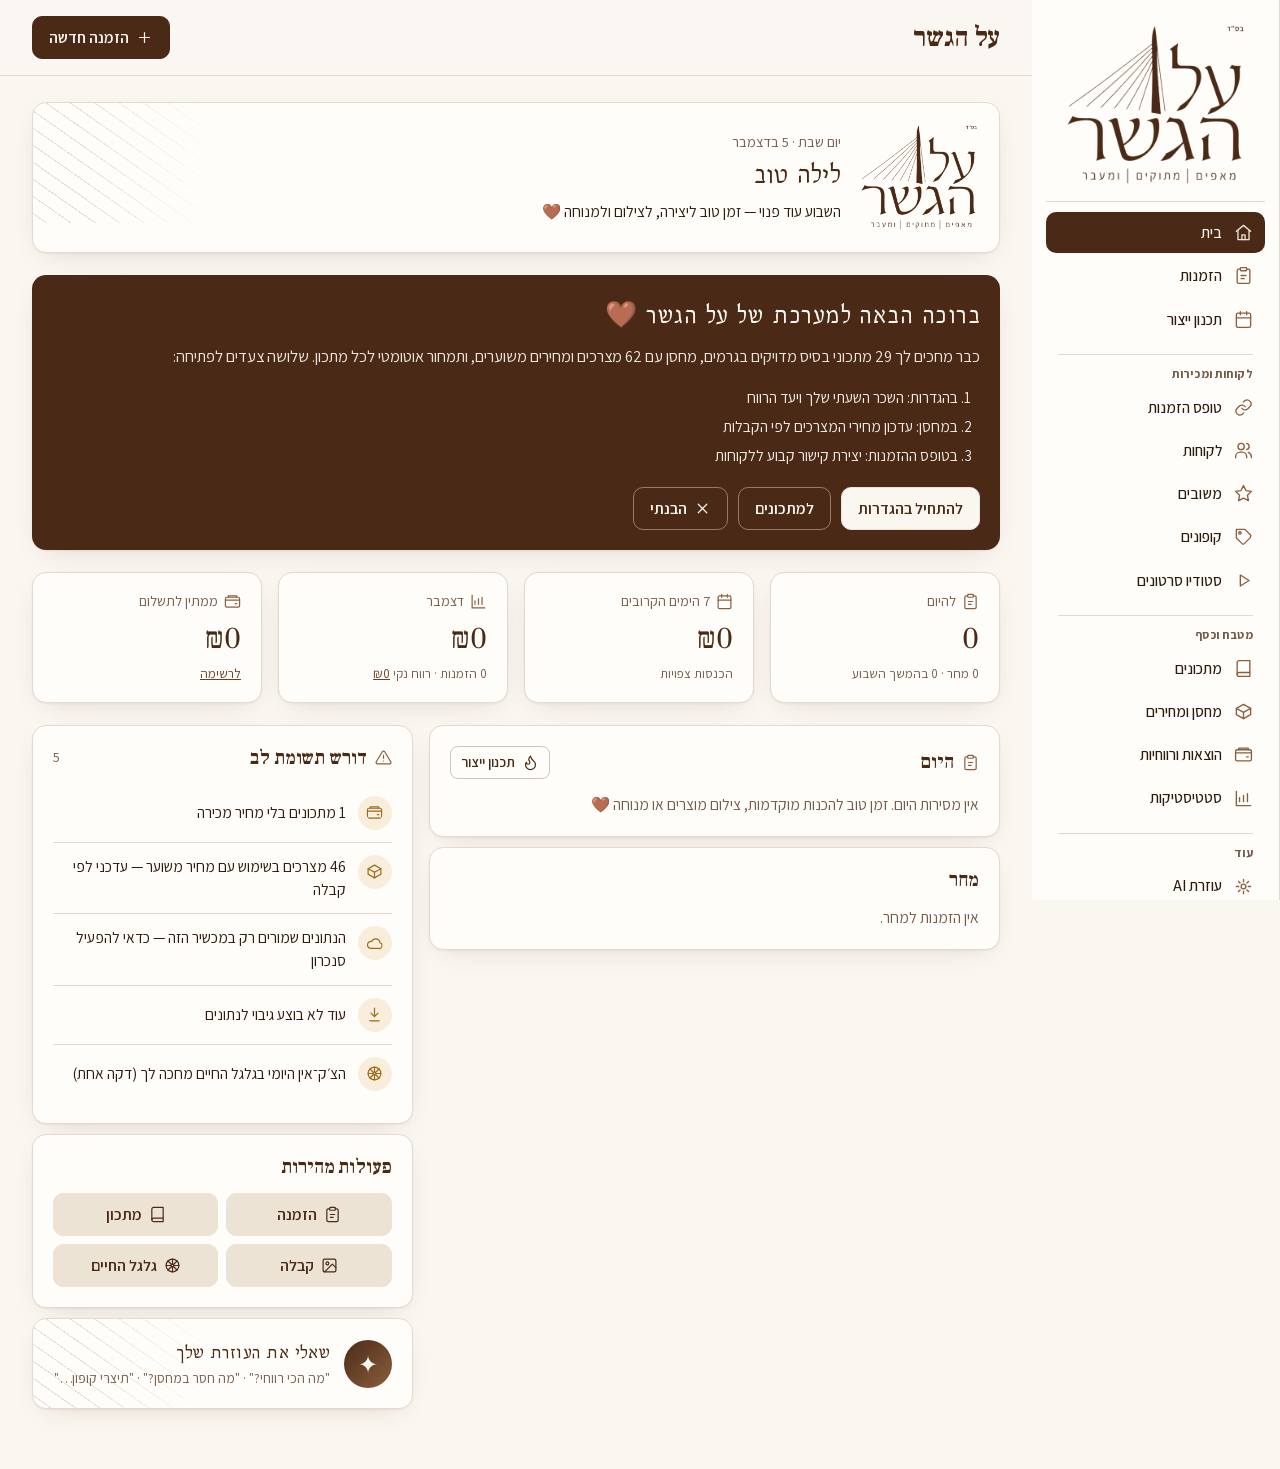
<file: index.html>
﻿<!doctype html>
<html lang="he" dir="rtl">
<head>
  <meta charset="utf-8">
  <meta name="viewport" content="width=device-width, initial-scale=1, viewport-fit=cover">
  <title>על הגשר · ניהול</title>
  <meta name="theme-color" content="#4a2a16">
  <meta http-equiv="Content-Security-Policy" content="default-src 'self'; script-src 'self' 'wasm-unsafe-eval'; style-src 'self' 'unsafe-inline'; font-src 'self'; img-src 'self' data: blob: https://al-hagesher.github.io; connect-src 'self' blob: https://atyvnyfadjzedcdrrwpl.supabase.co; media-src 'self' blob: data:; worker-src 'self'; base-uri 'none'; object-src 'none'">
  <meta name="referrer" content="no-referrer">
  <meta name="apple-mobile-web-app-capable" content="yes">
  <meta name="apple-mobile-web-app-title" content="על הגשר">
  <link rel="icon" href="assets/icon-192.png">
  <link rel="apple-touch-icon" href="assets/apple-touch-icon.png">
  <link rel="apple-touch-startup-image" media="screen and (device-width: 430px) and (device-height: 932px) and (-webkit-device-pixel-ratio: 3) and (orientation: portrait)" href="assets/splash/1290x2796.png">
  <link rel="apple-touch-startup-image" media="screen and (device-width: 393px) and (device-height: 852px) and (-webkit-device-pixel-ratio: 3) and (orientation: portrait)" href="assets/splash/1179x2556.png">
  <link rel="apple-touch-startup-image" media="screen and (device-width: 428px) and (device-height: 926px) and (-webkit-device-pixel-ratio: 3) and (orientation: portrait)" href="assets/splash/1284x2778.png">
  <link rel="apple-touch-startup-image" media="screen and (device-width: 390px) and (device-height: 844px) and (-webkit-device-pixel-ratio: 3) and (orientation: portrait)" href="assets/splash/1170x2532.png">
  <link rel="apple-touch-startup-image" media="screen and (device-width: 375px) and (device-height: 812px) and (-webkit-device-pixel-ratio: 3) and (orientation: portrait)" href="assets/splash/1125x2436.png">
  <link rel="apple-touch-startup-image" media="screen and (device-width: 414px) and (device-height: 896px) and (-webkit-device-pixel-ratio: 3) and (orientation: portrait)" href="assets/splash/1242x2688.png">
  <link rel="apple-touch-startup-image" media="screen and (device-width: 414px) and (device-height: 896px) and (-webkit-device-pixel-ratio: 2) and (orientation: portrait)" href="assets/splash/828x1792.png">
  <link rel="apple-touch-startup-image" media="screen and (device-width: 375px) and (device-height: 667px) and (-webkit-device-pixel-ratio: 2) and (orientation: portrait)" href="assets/splash/750x1334.png">
  <link rel="apple-touch-startup-image" media="screen and (device-width: 402px) and (device-height: 874px) and (-webkit-device-pixel-ratio: 3) and (orientation: portrait)" href="assets/splash/1206x2622.png">
  <link rel="apple-touch-startup-image" media="screen and (device-width: 440px) and (device-height: 956px) and (-webkit-device-pixel-ratio: 3) and (orientation: portrait)" href="assets/splash/1320x2868.png">
  <meta name="mobile-web-app-capable" content="yes">
  <meta name="apple-mobile-web-app-status-bar-style" content="black-translucent">
  <link rel="manifest" href="manifest.webmanifest">
  <link href="css/fonts.css" rel="stylesheet">
  <link rel="stylesheet" href="css/style.css?v=202611171500">
  <script src="js/theme.js?v=202611171500"></script>
</head>
<body>
  <div id="splash" aria-hidden="true">
    <img class="splash-logo" src="assets/logo-cream.png" alt="">
    <div class="splash-shine"></div>
    <div class="splash-bar"></div>
  </div>
  <div class="app">
    <aside class="sidebar" id="sidebar">
      <a class="brand" href="#/" aria-label="על הגשר — בית"><img src="assets/logo-brown.png" alt="על הגשר — מאפים, מתוקים ומעבר"></a>
      <nav class="nav" id="nav"></nav>
      <div class="side-foot"><a href="#/settings" data-sync-status class="sync-pill off"></a></div>
    </aside>
    <div class="scrim"></div>
    <div class="main-wrap">
      <header class="topbar">
        <img class="mini-logo" src="assets/icon-192.png" alt="">
        <h1 id="pageTitle">על הגשר</h1>
        <a href="#/settings" data-sync-status class="sync-pill off sync-top" aria-label="מצב סנכרון"></a>
        <div id="topActions"></div>
      </header>
      <main id="main"></main>
    </div>
    <nav class="tabbar" id="tabbar"></nav>
  </div>
  <div id="toast" role="status"></div>
  <dialog id="modal"></dialog>

  <script src="js/core.js?v=202611171500"></script>
  <script src="js/seed.js?v=202611171500"></script>
  <script src="js/library.js?v=202611171500"></script>
  <script src="js/ui.js?v=202611171500"></script>
  <script src="js/sync.js?v=202611171500"></script>
  <script src="js/receipts.js?v=202611171500"></script>
  <script src="js/video-plan.js?v=202611171500"></script>
  <script src="js/video-analyze.js?v=202611171500"></script>
<script src="js/video-voice.js?v=202611171500"></script>
  <script src="js/music.js?v=202611171500"></script>
  <script src="js/video-render.js?v=202611171500"></script>
  <script src="js/form.js?v=202611171500"></script>
  <script src="js/pages/dashboard.js?v=202611171500"></script>
  <script src="js/pages/recipes.js?v=202611171500"></script>
  <script src="js/pages/pantry.js?v=202611171500"></script>
  <script src="js/pages/orders.js?v=202611171500"></script>
  <script src="js/pages/coupons.js?v=202611171500"></script>
  <script src="js/pages/assistant.js?v=202611171500"></script>
  <script src="js/pages/production.js?v=202611171500"></script>
  <script src="js/pages/customers.js?v=202611171500"></script>
  <script src="js/pages/feedback.js?v=202611171500"></script>
  <script src="js/pages/expenses.js?v=202611171500"></script>
  <script src="js/pages/video.js?v=202611171500"></script>
  <script src="js/pages/stats.js?v=202611171500"></script>
  <script src="js/pages/wheel.js?v=202611171500"></script>
  <script src="js/pages/tools.js?v=202611171500"></script>
  <script src="js/pages/settings.js?v=202611171500"></script>
  <script src="js/app.js?v=202611171500"></script>
</body>
</html>
</file>
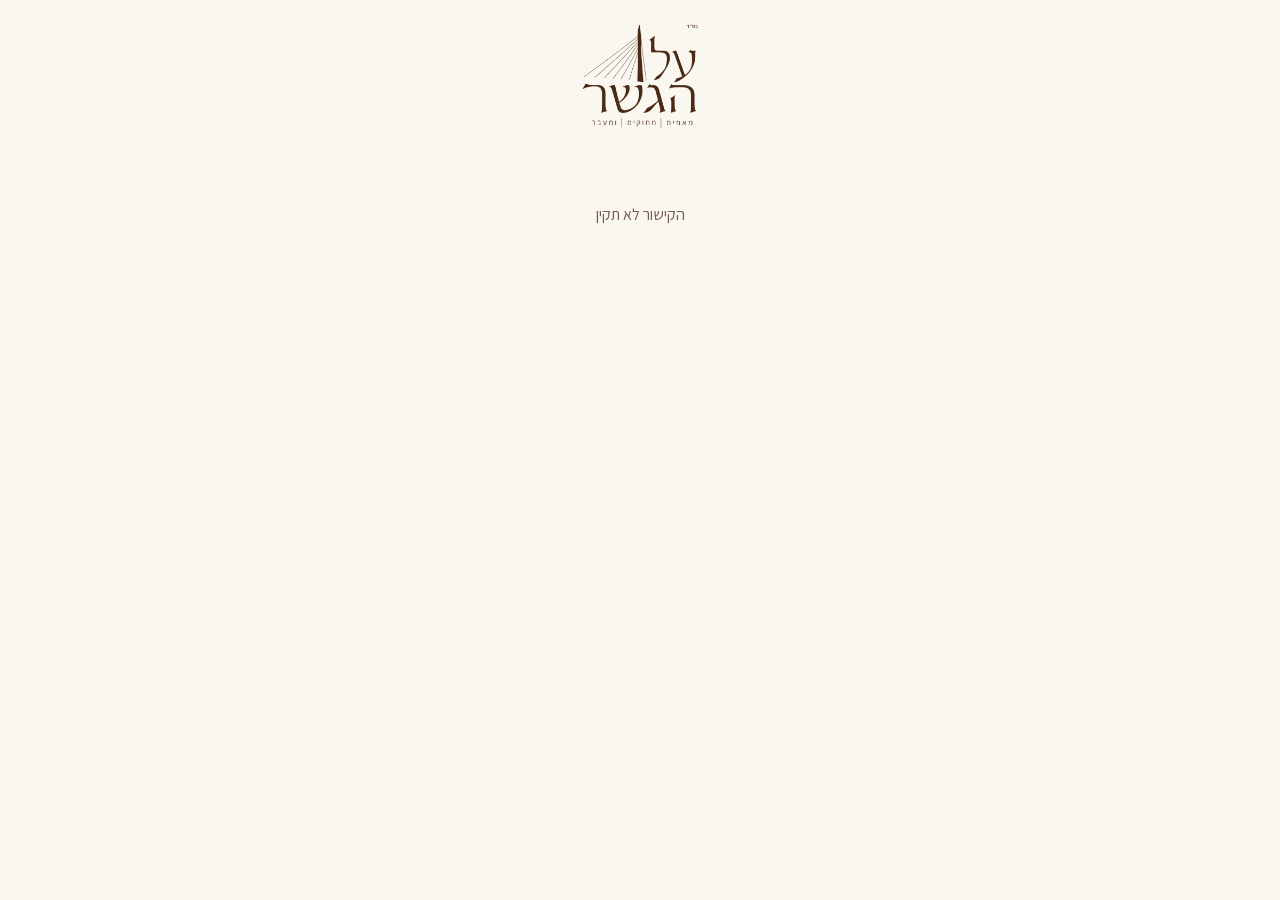
<file: feedback.html>
<!doctype html>
<html lang="he" dir="rtl">
<head>
  <meta charset="utf-8">
  <meta name="viewport" content="width=device-width, initial-scale=1, viewport-fit=cover">
  <title>איך היה? · על הגשר</title>
  <meta name="description" content="מאפים, מתוקים ומעבר — נשמח לשמוע איך היה">
  <meta property="og:title" content="על הגשר · איך היה?">
  <meta property="og:description" content="פחות מדקה — וכל תשובה עוזרת לנו להשתפר.">
  <meta property="og:image" content="https://al-hagesher.github.io/assets/icon.png">
  <meta name="theme-color" content="#4a2a16">
  <meta http-equiv="Content-Security-Policy" content="default-src 'self'; script-src 'self'; style-src 'self' 'unsafe-inline'; font-src 'self'; img-src 'self' data: blob:; connect-src https://atyvnyfadjzedcdrrwpl.supabase.co; base-uri 'none'; form-action 'none'; object-src 'none'">
  <meta name="referrer" content="no-referrer">
  <link rel="icon" href="assets/icon.png">
  <link href="css/fonts.css" rel="stylesheet">
  <style>
    :root { --brown:#4a2a16; --brown-2:#6a4127; --brown-3:#8c5f3f; --caramel:#ad7c50; --gold:#d9a441; --sand:#ece3d5; --sand-2:#f3ece2; --cream:#faf6f0; --paper:#fffdf9; --line:#e4d9cc; --line-2:#d2c4b2; --muted:#745a49; --bad:#a13d2d; --bad-bg:#f7e4df; --ok:#4c7445; --ok-bg:#e9f1e4; --display: Bellefair, 'Frank Ruhl Libre', serif; }
    * { box-sizing: border-box; }
    body { margin: 0; font-family: Assistant, 'Arial Hebrew', Arial, sans-serif; background: var(--cream); color: #2e1a0d; font-size: 16px; line-height: 1.5; -webkit-font-smoothing: antialiased; -webkit-tap-highlight-color: transparent; }
    button, input, textarea { font: inherit; color: inherit; }
    button { cursor: pointer; }
    :focus-visible { outline: 2px solid var(--caramel); outline-offset: 2px; }
    .wrap { max-width: 560px; margin: 0 auto; padding: 12px 16px 40px; }
    header { text-align: center; padding: 10px 0 0; }
    header img { width: 120px; height: auto; }
    h1, h2 { font-family: var(--display); color: var(--brown); font-weight: 400; margin: 0; }
    h1 { font-size: 2rem; line-height: 1.2; text-align: center; }
    .intro { color: var(--muted); text-align: center; margin: 6px auto 0; max-width: 440px; white-space: pre-line; }
    .preview-banner { background: var(--brown); color: var(--cream); text-align: center; font-size: .85rem; font-weight: 600; padding: 6px 10px; border-radius: 10px; margin-bottom: 8px; }
    .card { background: var(--paper); border: 1px solid var(--line); border-radius: 18px; padding: 16px; margin-top: 14px; }
    .q { scroll-margin-top: 16px; }
    .q + .q { margin-top: 12px; }
    .q label, .q .ql { display: block; font-weight: 700; color: var(--brown); margin-bottom: 8px; font-size: 1.04rem; }
    .q .opt { color: var(--muted); font-weight: 400; font-size: .85rem; }
    .stars { display: flex; gap: 6px; justify-content: center; }
    .stars button { flex: 1; max-width: 62px; aspect-ratio: 1; border: 1px solid var(--line-2); background: #fff; border-radius: 14px; padding: 0; display: inline-flex; align-items: center; justify-content: center; transition: transform .12s, background .12s; }
    .stars button svg { width: 62%; height: 62%; fill: none; stroke: var(--line-2); stroke-width: 1.6; stroke-linejoin: round; transition: fill .12s, stroke .12s; }
    .stars button.on { background: #fff8e8; border-color: var(--gold); }
    .stars button.on svg { fill: var(--gold); stroke: #b8862e; }
    .stars button:active { transform: scale(.9); }
    .word { min-height: 1.3em; text-align: center; color: var(--brown-3); font-weight: 700; font-size: .92rem; margin-top: 6px; }
    textarea, input[type=text], input[type=tel] { width: 100%; border: 1px solid var(--line-2); border-radius: 12px; padding: 11px 13px; background: #fff; outline: none; }
    textarea { min-height: 84px; resize: vertical; }
    textarea:focus, input:focus { border-color: var(--brown-3); box-shadow: 0 0 0 3px rgba(143,96,63,.15); }
    input[type=tel] { direction: ltr; text-align: right; }
    .bad-q .stars button, .bad-q textarea { border-color: var(--bad); }
    .ferr { color: var(--bad); font-weight: 600; font-size: .86rem; margin-top: 4px; }
    .ferr:empty { display: none; }
    .phs { display: flex; gap: 8px; flex-wrap: wrap; }
    .ph { position: relative; width: 88px; height: 88px; border-radius: 14px; overflow: hidden; background: var(--sand-2); }
    .ph img { width: 100%; height: 100%; object-fit: cover; display: block; }
    .ph button { position: absolute; top: 4px; left: 4px; width: 26px; height: 26px; border-radius: 50%; border: 0; background: rgba(46,26,13,.75); color: #fff; font-size: .95rem; line-height: 1; }
    .addph { width: 88px; height: 88px; border-radius: 14px; border: 1.5px dashed var(--line-2); background: #fff; color: var(--brown-3); display: inline-flex; flex-direction: column; align-items: center; justify-content: center; gap: 2px; font-size: .8rem; font-weight: 700; cursor: pointer; }
    .addph b { font-size: 1.6rem; line-height: 1; font-weight: 400; }
    .ph .spin { position: absolute; inset: 0; display: flex; align-items: center; justify-content: center; }
    .grid2 { display: grid; grid-template-columns: 1fr 1fr; gap: 10px; }
    .fld span { display: block; font-size: .86rem; color: var(--muted); font-weight: 600; margin-bottom: 4px; }
    .check { display: flex; gap: 10px; align-items: flex-start; font-size: .92rem; margin-top: 12px; }
    .check input { width: 20px; height: 20px; flex: none; margin-top: 2px; accent-color: var(--brown); }
    .note { font-size: .86rem; color: var(--muted); margin: 6px 0 0; }
    .btn { width: 100%; background: var(--brown); color: var(--cream); border: 1px solid var(--brown); border-radius: 14px; padding: 14px 22px; font-weight: 700; font-size: 1.05rem; display: inline-flex; align-items: center; justify-content: center; gap: 8px; text-decoration: none; margin-top: 16px; }
    .btn:disabled { opacity: .55; cursor: default; }
    .btn.ghost { background: var(--paper); color: var(--brown); border-color: var(--line-2); }
    .err { background: var(--bad-bg); color: var(--bad); border-radius: 12px; padding: 10px 14px; margin-top: 12px; font-weight: 600; }
    .done { text-align: center; padding: 26px 18px; }
    .done .ic { width: 68px; height: 68px; border-radius: 50%; background: var(--ok-bg); color: var(--ok); display: inline-flex; align-items: center; justify-content: center; font-size: 2rem; }
    .done p { white-space: pre-line; }
    .empty { text-align: center; color: var(--muted); padding: 50px 16px; }
    .loader { width: 34px; height: 34px; border: 3px solid var(--sand); border-top-color: var(--brown); border-radius: 50%; animation: spin .9s linear infinite; margin: 60px auto; }
    .ph .loader { width: 22px; height: 22px; margin: 0; border-width: 2px; }
    @keyframes spin { to { transform: rotate(360deg); } }
    footer { text-align: center; color: var(--muted); font-size: .8rem; margin-top: 26px; }
    @media (max-width: 360px) { .grid2 { grid-template-columns: 1fr; } .stars { gap: 4px; } }
    @media (prefers-reduced-motion: reduce) { * { animation: none !important; transition: none !important; } }
  </style>
</head>
<body>
  <div class="wrap">
    <header><img src="assets/logo-brown.png" alt="על הגשר — מאפים, מתוקים ומעבר" width="120" height="108"></header>
    <main id="app"><div class="loader" role="status" aria-label="טוען"></div></main>
  </div>
  <script src="js/feedback-form.js?v=202611171500"></script>
</body>
</html>
</file>
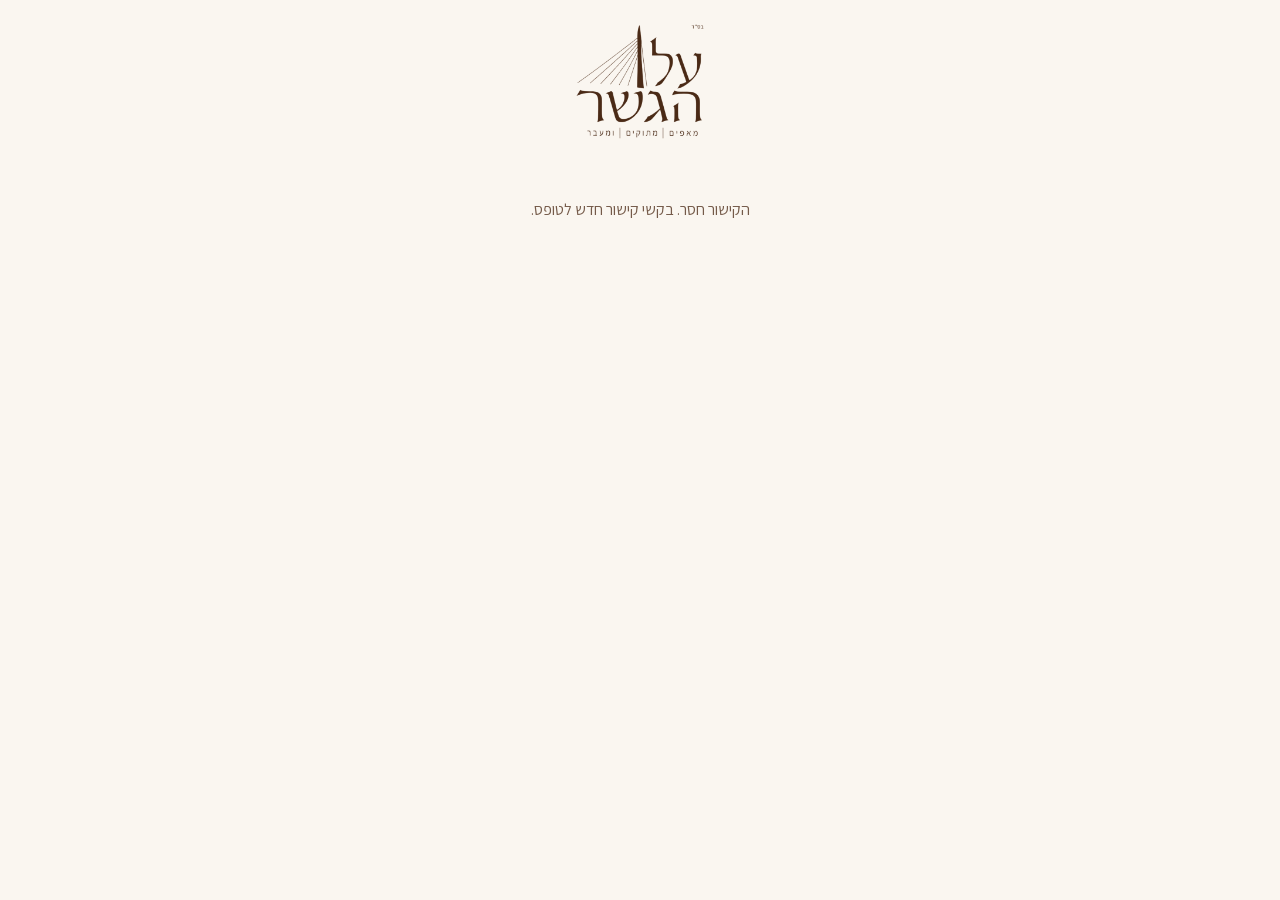
<file: order.html>
<!doctype html>
<html lang="he" dir="rtl">
<head>
  <meta charset="utf-8">
  <meta name="viewport" content="width=device-width, initial-scale=1, viewport-fit=cover">
  <title>הזמנה · על הגשר</title>
  <meta name="description" content="מאפים, מתוקים ומעבר — הזמנה אונליין">
  <meta property="og:title" content="על הגשר · הזמנה אונליין">
  <meta property="og:description" content="מאפים, מתוקים ומעבר. בחרי מה תרצי ומתי — בכמה לחיצות.">
  <meta property="og:image" content="https://al-hagesher.github.io/assets/icon.png">
  <meta name="theme-color" content="#4a2a16">
  <meta http-equiv="Content-Security-Policy" content="default-src 'self'; script-src 'self'; style-src 'self' 'unsafe-inline'; font-src 'self'; img-src 'self' data: https://al-hagesher.github.io; connect-src https://atyvnyfadjzedcdrrwpl.supabase.co; base-uri 'none'; form-action 'none'; object-src 'none'">
  <meta name="referrer" content="no-referrer">
  <link rel="icon" href="assets/icon.png">
  <link href="css/fonts.css" rel="stylesheet">
  <style>
    :root { --brown:#4a2a16; --brown-2:#6a4127; --brown-3:#8c5f3f; --caramel:#ad7c50; --sand:#ece3d5; --sand-2:#f3ece2; --cream:#faf6f0; --paper:#fffdf9; --line:#e4d9cc; --line-2:#d2c4b2; --muted:#745a49; --bad:#a13d2d; --bad-bg:#f7e4df; --ok:#4c7445; --ok-bg:#e9f1e4; --display: Bellefair, 'Frank Ruhl Libre', serif; }
    * { box-sizing: border-box; }
    html { scroll-behavior: smooth; }
    body { margin: 0; font-family: Assistant, 'Arial Hebrew', Arial, sans-serif; background: var(--cream); color: #2e1a0d; font-size: 16px; line-height: 1.5; -webkit-font-smoothing: antialiased; -webkit-tap-highlight-color: transparent; }
    button, input, textarea { font: inherit; color: inherit; }
    button { cursor: pointer; }
    :focus-visible { outline: 2px solid var(--caramel); outline-offset: 2px; }
    .wrap { max-width: 680px; margin: 0 auto; padding: 12px 16px 140px; }
    header { text-align: center; padding: 10px 0 0; }
    header img { width: 132px; height: auto; }
    h1, h2, h3 { font-family: var(--display); color: var(--brown); font-weight: 400; letter-spacing: .01em; margin: 0; }
    h1 { font-size: 1.75rem; line-height: 1.2; }
    h2 { font-size: 1.35rem; margin: 0 0 12px; display: flex; align-items: center; gap: 10px; }
    h2 .n { width: 28px; height: 28px; border-radius: 50%; background: var(--brown); color: var(--cream); font-family: Assistant, sans-serif; font-weight: 700; font-size: .9rem; display: inline-flex; align-items: center; justify-content: center; flex: none; }
    section { margin-top: 30px; scroll-margin-top: 14px; }
    .hero { text-align: center; padding: 6px 0 0; }
    .intro { color: var(--muted); margin: 8px auto 0; max-width: 500px; white-space: pre-line; }
    .pills { display: flex; flex-wrap: wrap; gap: 6px; justify-content: center; margin-top: 14px; }
    .pill { background: var(--paper); border: 1px solid var(--line); border-radius: 99px; padding: 4px 13px; font-size: .84rem; color: var(--brown-2); font-weight: 600; }
    .gift { display: flex; gap: 11px; align-items: center; text-align: start; background: var(--ok-bg); color: var(--ok); border: 1px dashed var(--ok); border-radius: 14px; padding: 10px 14px; margin: 14px auto 0; max-width: 500px; font-size: .9rem; line-height: 1.45; }
    .gift .e { font-size: 1.5rem; flex: none; }
    .gift b { display: block; font-size: 1rem; }
    .gift .cptag { background: var(--paper); }
    .gift.bad { background: var(--paper); color: var(--muted); border-color: var(--line-2); }
    .gift.bad b { color: var(--bad); font-size: .93rem; }
    .daysnote { display: flex; gap: 10px; align-items: flex-start; justify-content: center; text-align: start; background: var(--sand-2); border: 1px solid var(--line-2); border-radius: 14px; padding: 10px 14px; margin: 14px auto 0; max-width: 500px; color: var(--brown); font-weight: 700; line-height: 1.5; white-space: pre-line; }
    .note.deadline { color: var(--brown-2); font-weight: 600; margin: 0 0 10px; }
    .preview-banner { background: var(--brown); color: var(--cream); text-align: center; font-size: .85rem; font-weight: 600; padding: 6px 10px; border-radius: 10px; margin-bottom: 8px; }
    .card { background: var(--paper); border: 1px solid var(--line); border-radius: 16px; }
    .pad { padding: 16px; }
    .note { font-size: .9rem; color: var(--muted); margin: 6px 0; }
    .link { border: 0; background: none; padding: 4px 0; color: var(--brown-3); font-weight: 700; text-decoration: underline; text-underline-offset: 3px; }
    .link.sm { font-size: .86rem; margin-top: 6px; }

    /* קטגוריות */
    .cats { position: sticky; top: 0; z-index: 5; display: flex; gap: 6px; overflow-x: auto; padding: 8px 16px; margin: 0 -16px 2px; background: rgba(250,246,240,.96); backdrop-filter: blur(6px); scrollbar-width: none; }
    .cats::-webkit-scrollbar { display: none; }
    .cats button { flex: none; border: 1px solid var(--line-2); background: var(--paper); border-radius: 99px; padding: 6px 14px; font-size: .9rem; font-weight: 600; color: var(--brown-2); white-space: nowrap; }
    .cats button.on { background: var(--brown); border-color: var(--brown); color: var(--cream); }
    .catsec { scroll-margin-top: 58px; }
    .cat { font-family: Assistant, sans-serif; font-size: .95rem; color: var(--brown-3); font-weight: 800; margin: 18px 2px 8px; letter-spacing: .02em; }
    .catsec:first-of-type .cat { margin-top: 8px; }

    /* מוצר */
    .prod { display: flex; gap: 14px; padding: 14px; border-bottom: 1px solid var(--line); position: relative; }
    .prod:last-child { border-bottom: 0; }
    .prod.in { background: linear-gradient(to left, rgba(168,128,90,.09), transparent 60%); }
    .prod.in:first-child { border-radius: 16px 16px 0 0; } .prod.in:last-child { border-radius: 0 0 16px 16px; } .prod.in:only-child { border-radius: 16px; }
    .ph { width: 96px; height: 96px; border-radius: 14px; background: var(--sand-2); flex: none; overflow: visible; position: relative; display: flex; align-items: center; justify-content: center; font-family: var(--display); font-size: 2.1rem; color: var(--caramel); border: 0; padding: 0; }
    .ph img { width: 100%; height: 100%; object-fit: cover; border-radius: 14px; display: block; }
    .qb { position: absolute; top: -7px; inset-inline-start: -7px; min-width: 24px; height: 24px; padding: 0 6px; border-radius: 99px; background: var(--brown); color: var(--cream); font: 700 .82rem Assistant, sans-serif; display: flex; align-items: center; justify-content: center; border: 2px solid var(--paper); }
    .info { flex: 1; min-width: 0; }
    .name { font-weight: 700; font-size: 1.06rem; line-height: 1.3; }
    .kz { display: inline-block; font-size: .76rem; font-weight: 800; border-radius: 6px; padding: 1px 8px; margin-inline-start: 7px; vertical-align: 2px; letter-spacing: .02em; white-space: nowrap; }
    .kz.parve { background: #e3efdc; color: #2f5a26; border: 1.5px solid #9cc08d; }
    .kz.dairy { background: #e0eaf5; color: #284f73; border: 1.5px solid #96b6d4; }
    .tag { display: inline-block; font-size: .72rem; font-weight: 700; border-radius: 6px; padding: 1px 7px; margin-inline-start: 6px; vertical-align: 2px; background: var(--brown); color: var(--cream); white-space: nowrap; }
    .desc { color: var(--muted); font-size: .9rem; margin-top: 2px; display: -webkit-box; -webkit-line-clamp: 2; -webkit-box-orient: vertical; overflow: hidden; cursor: pointer; }
    .desc.open { display: block; }
    .alg { font-size: .76rem; color: var(--muted); margin-top: 2px; }
    .price { color: var(--brown); font-weight: 700; font-size: 1.02rem; }
    .price span { color: var(--muted); font-weight: 400; font-size: .84rem; }
    .buy { display: flex; align-items: center; justify-content: space-between; gap: 10px; margin-top: 8px; flex-wrap: wrap; }
    .optrows { margin-top: 6px; border-top: 1px dashed var(--line); }
    .optrow { display: flex; align-items: center; justify-content: space-between; gap: 10px; padding: 6px 0; border-bottom: 1px dashed var(--line); }
    .optrow:last-child { border-bottom: 0; }
    .optrow > span { font-weight: 600; font-size: .95rem; }
    .optrow.in > span { color: var(--brown); font-weight: 700; }
    .packst { margin-top: 6px; padding: 6px 10px; border-radius: 10px; background: var(--sand-2); color: var(--brown-2); font-size: .86rem; font-weight: 600; }
    .packst.warn { background: #fbf0dc; color: #7a4a10; }
    .packst.ok { background: var(--ok-bg); color: var(--ok); }
    .step { display: inline-flex; align-items: center; gap: 2px; flex: none; }
    .step button { width: 38px; height: 38px; border-radius: 50%; border: 1px solid var(--brown-3); background: var(--paper); color: var(--brown); font-size: 1.3rem; line-height: 1; display: inline-flex; align-items: center; justify-content: center; transition: transform .1s; }
    .step button:active { transform: scale(.92); }
    .step button.add { width: auto; border-radius: 99px; padding: 0 18px; font-size: .95rem; font-weight: 700; background: var(--brown); color: var(--cream); border-color: var(--brown); }
    .step output { min-width: 30px; text-align: center; font-weight: 700; font-size: 1.08rem; }
    .pnote { display: block; margin: 8px 0 0; }
    .pnote span { display: block; font-size: .82rem; color: var(--muted); font-weight: 600; margin-bottom: 3px; }
    .pnote input { padding: 8px 11px; font-size: .92rem; }

    /* תאריך ושעה */
    .dates { display: flex; gap: 8px; overflow-x: auto; padding: 4px 2px 10px; scroll-snap-type: x proximity; scrollbar-width: none; }
    .dates::-webkit-scrollbar { display: none; }
    .dchip { flex: none; min-width: 76px; border: 1px solid var(--line-2); background: var(--paper); border-radius: 14px; padding: 8px 10px; text-align: center; scroll-snap-align: start; color: var(--brown-2); }
    .dchip small { display: block; font-size: .78rem; font-weight: 600; }
    .dchip b { display: block; font-family: var(--display); font-weight: 400; font-size: 1.7rem; line-height: 1.1; color: var(--brown); }
    .dchip.on { background: var(--brown); border-color: var(--brown); color: var(--cream); }
    .dchip.on b { color: var(--cream); }
    .dchip:disabled { opacity: .4; cursor: default; }
    .lbl { font-size: .88rem; color: var(--muted); font-weight: 600; margin: 8px 0 6px; }
    .times { display: flex; flex-wrap: wrap; gap: 6px; scroll-margin-top: 60px; }
    .chip { border: 1px solid var(--line-2); background: var(--paper); border-radius: 99px; padding: 7px 14px; font-size: .92rem; font-weight: 600; color: var(--brown-2); }
    .chip.on { background: var(--brown); border-color: var(--brown); color: var(--cream); }
    .pulse { animation: pulse 1.2s ease 1; border-radius: 14px; }
    @keyframes pulse { 0%, 100% { box-shadow: 0 0 0 0 rgba(161,61,45,0); } 30% { box-shadow: 0 0 0 4px rgba(161,61,45,.35); } }

    /* שדות */
    .fld { display: block; margin-bottom: 12px; }
    .fld > span { display: block; font-size: .88rem; color: var(--muted); font-weight: 600; margin-bottom: 4px; }
    input, textarea { width: 100%; border: 1px solid var(--line-2); border-radius: 12px; padding: 11px 13px; background: #fff; outline: none; }
    input:focus, textarea:focus { border-color: var(--brown-3); box-shadow: 0 0 0 3px rgba(143,96,63,.15); }
    input.bad, textarea.bad { border-color: var(--bad); box-shadow: 0 0 0 3px rgba(161,61,45,.12); }
    input[type=tel] { direction: ltr; text-align: right; }
    .ferr { display: block; color: var(--bad); font-size: .84rem; font-weight: 600; min-height: 0; }
    .ferr:not(:empty) { margin-top: 4px; }
    .seg { display: flex; background: var(--sand-2); border-radius: 12px; padding: 3px; margin-bottom: 12px; }
    .seg button { flex: 1; border: 0; background: none; padding: 10px; border-radius: 10px; font-weight: 600; color: var(--muted); }
    .seg button.on { background: var(--paper); color: var(--brown); box-shadow: 0 1px 3px rgba(74,42,22,.15); }
    .check { display: flex; gap: 10px; align-items: flex-start; font-size: .92rem; margin-top: 12px; }
    .check input { width: 20px; height: 20px; flex: none; margin-top: 2px; accent-color: var(--brown); }
    .check.bad span { color: var(--bad); font-weight: 600; }
    .policy-box { background: var(--sand-2); border: 1px solid var(--line); border-radius: 12px; padding: 12px 14px; margin: 14px 0 0; }
    .policy-box summary { cursor: pointer; font-weight: 600; color: var(--brown); user-select: none; padding: 2px 0; list-style: none; }
    .policy-box summary::-webkit-details-marker { display: none; }
    .policy-box summary::before { content: '◀'; display: inline-block; margin-left: 8px; font-size: .75em; transition: transform .2s; }
    .policy-box[open] summary::before { transform: rotate(-90deg); }
    .policy-text { margin-top: 10px; padding-top: 10px; border-top: 1px dashed var(--line); white-space: pre-wrap; font-size: .88rem; color: var(--muted); line-height: 1.6; }
    .paybox-note { background: var(--sand-2); border-radius: 12px; padding: 10px 14px; font-size: .92rem; color: var(--brown); margin-top: 12px; }

    /* סיכום */
    .sumcard { padding: 6px 16px 10px; }
    .sl { display: flex; justify-content: space-between; align-items: baseline; gap: 12px; padding: 8px 0; border-bottom: 1px dashed var(--line); }
    .sl:last-child { border-bottom: 0; }
    .sl i { font-style: normal; color: var(--muted); }
    .sl small { display: block; color: var(--muted); font-size: .82rem; }
    .sl > span:last-child { white-space: nowrap; }
    .sl.tot { font-weight: 700; color: var(--brown); font-size: 1.1rem; border-top: 1px solid var(--line-2); border-bottom: 0; margin-top: 2px; }
    .sl.due { color: var(--brown-2); font-size: .92rem; padding-top: 0; }
    .sl.cpn.ok { color: var(--ok); font-weight: 600; }
    .sl.cpn.soft { color: var(--muted); font-size: .9rem; }
    .cptag { display: inline-block; background: var(--ok-bg); color: var(--ok); border: 1px dashed var(--ok); border-radius: 6px; padding: 0 7px; font-weight: 700; letter-spacing: .04em; direction: ltr; }
    .x { border: 0; background: none; color: var(--muted); padding: 2px 6px; font-size: .9rem; }
    .cpform { display: flex; gap: 8px; padding: 8px 0 2px; }
    .cpform input { text-transform: uppercase; letter-spacing: .05em; }
    .empty-sum { color: var(--muted); text-align: center; }

    /* סרגל תחתון */
    .bar { position: fixed; bottom: 0; left: 0; right: 0; background: rgba(255,253,250,.97); backdrop-filter: blur(8px); border-top: 1px solid var(--line); padding: 10px 16px calc(10px + env(safe-area-inset-bottom)); z-index: 10; }
    .bar .in { max-width: 680px; margin: 0 auto; display: flex; align-items: center; gap: 12px; }
    .total { flex: 1; min-width: 0; border: 0; background: none; padding: 0; text-align: start; }
    .total b { font-family: var(--display); font-weight: 400; font-size: 1.55rem; color: var(--brown); display: block; line-height: 1.1; }
    .total span { font-size: .8rem; color: var(--muted); display: block; white-space: nowrap; overflow: hidden; text-overflow: ellipsis; }
    .total:not(:disabled) span { text-decoration: underline; text-underline-offset: 2px; }
    .total.bump b { animation: bump .3s ease; }
    @keyframes bump { 40% { transform: scale(1.12); } }
    .btn { background: var(--brown); color: var(--cream); border: 1px solid var(--brown); border-radius: 14px; padding: 13px 22px; font-weight: 700; text-decoration: none; display: inline-flex; align-items: center; justify-content: center; gap: 8px; white-space: nowrap; }
    .btn:disabled { opacity: .5; cursor: default; }
    .btn.ghost { background: var(--paper); color: var(--brown); border-color: var(--line-2); }
    .btn.soft { background: var(--sand); color: var(--brown); border-color: var(--line-2); }
    .btn.sm { padding: 8px 14px; border-radius: 10px; font-size: .9rem; }
    .btn.wa { background: #2f7d4f; border-color: #2f7d4f; }
    .toast { position: fixed; bottom: calc(86px + env(safe-area-inset-bottom)); left: 50%; transform: translate(-50%, 8px); background: var(--brown); color: var(--cream); padding: 10px 16px; border-radius: 12px; z-index: 30; max-width: min(92vw, 460px); width: max-content; text-align: center; font-weight: 600; font-size: .93rem; opacity: 0; pointer-events: none; transition: opacity .2s, transform .2s; box-shadow: 0 8px 24px -8px rgba(46,26,13,.5); }
    .toast.show { opacity: 1; transform: translate(-50%, 0); }

    /* חלונות */
    dialog { border: 0; padding: 0; color: inherit; max-width: 100vw; }
    dialog::backdrop { background: rgba(46,26,13,.55); }
    dialog.sheet { width: 100%; max-width: 680px; margin: auto auto 0; background: var(--paper); border-radius: 20px 20px 0 0; max-height: 86vh; max-height: 86dvh; }
    dialog.sheet[open] { display: flex; flex-direction: column; animation: up .22s ease; }
    @keyframes up { from { transform: translateY(40px); opacity: 0; } }
    .sh-head { display: flex; align-items: center; justify-content: space-between; padding: 14px 18px 10px; border-bottom: 1px solid var(--line); }
    .sh-head h3 { font-size: 1.3rem; }
    .sh-body { padding: 4px 18px 10px; overflow-y: auto; flex: 1; }
    .sh-foot { padding: 12px 18px calc(12px + env(safe-area-inset-bottom)); border-top: 1px solid var(--line); display: flex; gap: 10px; }
    .sh-foot .btn { flex: 1; }
    .cl { display: flex; align-items: center; gap: 10px; padding: 10px 0; border-bottom: 1px dashed var(--line); }
    .cn { flex: 1; min-width: 0; } .cn b { display: block; line-height: 1.3; } .cn span { color: var(--brown-3); font-size: .9rem; font-weight: 600; margin-inline-end: 8px; } .cn small { color: var(--muted); font-size: .82rem; }
    .cpr { min-width: 56px; text-align: end; font-weight: 700; color: var(--brown); }
    .prog { margin: 12px 0 4px; font-size: .88rem; color: var(--brown-2); font-weight: 600; }
    .prog div { height: 6px; background: var(--sand); border-radius: 99px; overflow: hidden; margin-top: 5px; }
    .prog i { display: block; height: 100%; background: var(--caramel); border-radius: 99px; }
    #cartMsg { color: var(--bad); font-weight: 600; font-size: .88rem; text-align: center; min-height: 0; }
    dialog.zoom { background: transparent; max-width: 94vw; }
    dialog.zoom img { display: block; max-width: 94vw; max-height: 76vh; border-radius: 16px; }
    dialog.zoom p { color: #fff; text-align: center; margin: 10px 0 0; font-weight: 600; }

    /* מסך סיום */
    .err { background: var(--bad-bg); color: var(--bad); border-radius: 12px; padding: 10px 14px; margin: 12px 0; font-weight: 600; }
    .empty { text-align: center; color: var(--muted); padding: 50px 16px; }
    .done { text-align: center; padding: 26px 18px; margin-top: 16px; }
    .done .ic { width: 64px; height: 64px; border-radius: 50%; background: var(--ok-bg); color: var(--ok); display: inline-flex; align-items: center; justify-content: center; font-size: 2rem; }
    .sum { text-align: right; margin: 16px 0; } .sum div { display: flex; justify-content: space-between; gap: 12px; padding: 5px 0; border-bottom: 1px dashed var(--line); }
    .sum div:last-child { border: 0; font-weight: 700; color: var(--brown); }
    .pay-step { border-top: 1px solid var(--line); margin-top: 16px; padding-top: 6px; }
    .pay-step .due { font-family: var(--display); font-size: 2.3rem; color: var(--brown); }
    .pay-opt { text-align: right; border: 1px solid var(--line); border-radius: 14px; padding: 12px 14px; margin-top: 10px; background: var(--paper); }
    .pay-opt .top { display: flex; align-items: center; justify-content: space-between; gap: 12px; }
    .pay-acts { display: flex; gap: 8px; flex-wrap: wrap; margin-top: 10px; } .pay-acts .btn { flex: 1; }
    .send-h { display: flex; align-items: center; justify-content: center; gap: 8px; font-family: var(--display); font-size: 1.3rem; color: var(--brown); }
    .send-h .n { width: 26px; height: 26px; border-radius: 50%; background: var(--brown); color: var(--cream); font: 700 .85rem Assistant, sans-serif; display: inline-flex; align-items: center; justify-content: center; }
    .send-step { margin-top: 18px; padding: 14px; border: 2px solid var(--brown); border-radius: 16px; background: var(--sand-2); }
    .send-acts { display: flex; flex-direction: column; gap: 8px; }
    .send-acts .btn { width: 100%; font-size: 1.02rem; white-space: normal; }
    .paid-ok { background: var(--ok-bg); color: var(--ok); border-radius: 12px; padding: 12px; font-weight: 600; }
    .addr { background: var(--sand-2); border-radius: 14px; padding: 12px 14px; margin: 14px 0; }
    .addr-acts { display: flex; gap: 8px; flex-wrap: wrap; justify-content: center; margin-top: 10px; }
    .loader { width: 34px; height: 34px; border: 3px solid var(--sand); border-top-color: var(--brown); border-radius: 50%; animation: spin 0.9s linear infinite; margin: 60px auto; }
    @keyframes spin { to { transform: rotate(360deg); } }
    footer { text-align: center; color: var(--muted); font-size: .8rem; margin-top: 30px; }
    @media (max-width: 380px) { .ph { width: 78px; height: 78px; } .prod { gap: 11px; padding: 12px; } .btn { padding: 13px 16px; } }
    @media (prefers-reduced-motion: reduce) { * { animation: none !important; transition: none !important; } html { scroll-behavior: auto; } }
  </style>
</head>
<body>
  <div class="wrap">
    <header><img src="assets/logo-brown.png" alt="על הגשר — מאפים, מתוקים ומעבר" width="132" height="119"></header>
    <main id="app"><div class="loader" role="status" aria-label="טוען"></div></main>
  </div>
  <script src="js/order.js?v=202611171500"></script>
</body>
</html>
</file>
<file: css/fonts.css>
/* פונטים מקומיים (OFL) — בלי תלות בשרתי גוגל, כדי שהאתר יעבוד גם מאחורי סינון */
/* hebrew */
@font-face {
  font-family: 'Assistant';
  font-style: normal;
  font-weight: 300;
  font-display: swap;
  src: url(../assets/fonts/Assistant-hebrew.woff2) format('woff2');
  unicode-range: U+0307-0308, U+0590-05FF, U+200C-2010, U+20AA, U+25CC, U+FB1D-FB4F;
}
/* latin */
@font-face {
  font-family: 'Assistant';
  font-style: normal;
  font-weight: 300;
  font-display: swap;
  src: url(../assets/fonts/Assistant-latin.woff2) format('woff2');
  unicode-range: U+0000-00FF, U+0131, U+0152-0153, U+02BB-02BC, U+02C6, U+02DA, U+02DC, U+0304, U+0308, U+0329, U+2000-206F, U+20AC, U+2122, U+2191, U+2193, U+2212, U+2215, U+FEFF, U+FFFD;
}
/* hebrew */
@font-face {
  font-family: 'Assistant';
  font-style: normal;
  font-weight: 400;
  font-display: swap;
  src: url(../assets/fonts/Assistant-hebrew.woff2) format('woff2');
  unicode-range: U+0307-0308, U+0590-05FF, U+200C-2010, U+20AA, U+25CC, U+FB1D-FB4F;
}
/* latin */
@font-face {
  font-family: 'Assistant';
  font-style: normal;
  font-weight: 400;
  font-display: swap;
  src: url(../assets/fonts/Assistant-latin.woff2) format('woff2');
  unicode-range: U+0000-00FF, U+0131, U+0152-0153, U+02BB-02BC, U+02C6, U+02DA, U+02DC, U+0304, U+0308, U+0329, U+2000-206F, U+20AC, U+2122, U+2191, U+2193, U+2212, U+2215, U+FEFF, U+FFFD;
}
/* hebrew */
@font-face {
  font-family: 'Assistant';
  font-style: normal;
  font-weight: 500;
  font-display: swap;
  src: url(../assets/fonts/Assistant-hebrew.woff2) format('woff2');
  unicode-range: U+0307-0308, U+0590-05FF, U+200C-2010, U+20AA, U+25CC, U+FB1D-FB4F;
}
/* latin */
@font-face {
  font-family: 'Assistant';
  font-style: normal;
  font-weight: 500;
  font-display: swap;
  src: url(../assets/fonts/Assistant-latin.woff2) format('woff2');
  unicode-range: U+0000-00FF, U+0131, U+0152-0153, U+02BB-02BC, U+02C6, U+02DA, U+02DC, U+0304, U+0308, U+0329, U+2000-206F, U+20AC, U+2122, U+2191, U+2193, U+2212, U+2215, U+FEFF, U+FFFD;
}
/* hebrew */
@font-face {
  font-family: 'Assistant';
  font-style: normal;
  font-weight: 600;
  font-display: swap;
  src: url(../assets/fonts/Assistant-hebrew.woff2) format('woff2');
  unicode-range: U+0307-0308, U+0590-05FF, U+200C-2010, U+20AA, U+25CC, U+FB1D-FB4F;
}
/* latin */
@font-face {
  font-family: 'Assistant';
  font-style: normal;
  font-weight: 600;
  font-display: swap;
  src: url(../assets/fonts/Assistant-latin.woff2) format('woff2');
  unicode-range: U+0000-00FF, U+0131, U+0152-0153, U+02BB-02BC, U+02C6, U+02DA, U+02DC, U+0304, U+0308, U+0329, U+2000-206F, U+20AC, U+2122, U+2191, U+2193, U+2212, U+2215, U+FEFF, U+FFFD;
}
/* hebrew */
@font-face {
  font-family: 'Assistant';
  font-style: normal;
  font-weight: 700;
  font-display: swap;
  src: url(../assets/fonts/Assistant-hebrew.woff2) format('woff2');
  unicode-range: U+0307-0308, U+0590-05FF, U+200C-2010, U+20AA, U+25CC, U+FB1D-FB4F;
}
/* latin */
@font-face {
  font-family: 'Assistant';
  font-style: normal;
  font-weight: 700;
  font-display: swap;
  src: url(../assets/fonts/Assistant-latin.woff2) format('woff2');
  unicode-range: U+0000-00FF, U+0131, U+0152-0153, U+02BB-02BC, U+02C6, U+02DA, U+02DC, U+0304, U+0308, U+0329, U+2000-206F, U+20AC, U+2122, U+2191, U+2193, U+2212, U+2215, U+FEFF, U+FFFD;
}
/* hebrew */
@font-face {
  font-family: 'Bellefair';
  font-style: normal;
  font-weight: 400;
  font-display: swap;
  src: url(../assets/fonts/Bellefair-hebrew.woff2) format('woff2');
  unicode-range: U+0307-0308, U+0590-05FF, U+200C-2010, U+20AA, U+25CC, U+FB1D-FB4F;
}
/* latin */
@font-face {
  font-family: 'Bellefair';
  font-style: normal;
  font-weight: 400;
  font-display: swap;
  src: url(../assets/fonts/Bellefair-latin.woff2) format('woff2');
  unicode-range: U+0000-00FF, U+0131, U+0152-0153, U+02BB-02BC, U+02C6, U+02DA, U+02DC, U+0304, U+0308, U+0329, U+2000-206F, U+20AC, U+2122, U+2191, U+2193, U+2212, U+2215, U+FEFF, U+FFFD;
}
/* hebrew */
@font-face {
  font-family: 'Frank Ruhl Libre';
  font-style: normal;
  font-weight: 400;
  font-display: swap;
  src: url(../assets/fonts/FrankRuhlLibre-hebrew.woff2) format('woff2');
  unicode-range: U+0307-0308, U+0590-05FF, U+200C-2010, U+20AA, U+25CC, U+FB1D-FB4F;
}
/* latin */
@font-face {
  font-family: 'Frank Ruhl Libre';
  font-style: normal;
  font-weight: 400;
  font-display: swap;
  src: url(../assets/fonts/FrankRuhlLibre-latin.woff2) format('woff2');
  unicode-range: U+0000-00FF, U+0131, U+0152-0153, U+02BB-02BC, U+02C6, U+02DA, U+02DC, U+0304, U+0308, U+0329, U+2000-206F, U+20AC, U+2122, U+2191, U+2193, U+2212, U+2215, U+FEFF, U+FFFD;
}
/* hebrew */
@font-face {
  font-family: 'Frank Ruhl Libre';
  font-style: normal;
  font-weight: 500;
  font-display: swap;
  src: url(../assets/fonts/FrankRuhlLibre-hebrew.woff2) format('woff2');
  unicode-range: U+0307-0308, U+0590-05FF, U+200C-2010, U+20AA, U+25CC, U+FB1D-FB4F;
}
/* latin */
@font-face {
  font-family: 'Frank Ruhl Libre';
  font-style: normal;
  font-weight: 500;
  font-display: swap;
  src: url(../assets/fonts/FrankRuhlLibre-latin.woff2) format('woff2');
  unicode-range: U+0000-00FF, U+0131, U+0152-0153, U+02BB-02BC, U+02C6, U+02DA, U+02DC, U+0304, U+0308, U+0329, U+2000-206F, U+20AC, U+2122, U+2191, U+2193, U+2212, U+2215, U+FEFF, U+FFFD;
}
/* hebrew */
@font-face {
  font-family: 'Frank Ruhl Libre';
  font-style: normal;
  font-weight: 700;
  font-display: swap;
  src: url(../assets/fonts/FrankRuhlLibre-hebrew.woff2) format('woff2');
  unicode-range: U+0307-0308, U+0590-05FF, U+200C-2010, U+20AA, U+25CC, U+FB1D-FB4F;
}
/* latin */
@font-face {
  font-family: 'Frank Ruhl Libre';
  font-style: normal;
  font-weight: 700;
  font-display: swap;
  src: url(../assets/fonts/FrankRuhlLibre-latin.woff2) format('woff2');
  unicode-range: U+0000-00FF, U+0131, U+0152-0153, U+02BB-02BC, U+02C6, U+02DA, U+02DC, U+0304, U+0308, U+0329, U+2000-206F, U+20AC, U+2122, U+2191, U+2193, U+2212, U+2215, U+FEFF, U+FFFD;
}
</file>
<file: css/style.css>
/* על הגשר — מערכת עיצוב לפי הלוגו: חום עמוק, נייר שמנת, קווי כבלים דקים */
:root {
  /* חום שוקולד — בדיוק בצבע הלוגו (#4a2a16), וגוונים בהירים יותר שלו */
  --brown: #4a2a16;
  --brown-2: #6a4127;
  --brown-3: #8c5f3f;
  --caramel: #ad7c50;
  --sand: #ece3d5;
  --sand-2: #f3ece2;
  --cream: #faf6f0;
  --paper: #fffdf9;
  --line: #e4d9cc;
  --line-2: #d2c4b2;
  --ink: #2e1a0d;
  --muted: #745a49;
  --ok: #4c7445; --ok-bg: #e9f1e4;
  --warn: #9c6b16; --warn-bg: #f8eedb;
  --bad: #a13d2d; --bad-bg: #f7e4df;
  --info: #496a87; --info-bg: #e6edf4;
  --serif: 'Frank Ruhl Libre', 'David', 'Times New Roman', serif;
  --sans: 'Assistant', 'Arial Hebrew', Arial, sans-serif;
  --display: 'Bellefair', 'Frank Ruhl Libre', serif;
  --r: 14px; --r-sm: 9px;
  --shadow: 0 1px 2px rgba(74, 42, 22, .05), 0 8px 28px -14px rgba(74, 42, 22, .22);
  --side: 248px;
  --field: #fff; --topbar: rgba(250, 247, 242, .92); --muted-bg: #eeeae5; --muted-fg: #7c7067; --cool: #ddd2c4; --glass: rgba(255, 253, 250, .9);
  color-scheme: light;
}
/* מצב כהה — אוטומטי לפי המכשיר, או ידני מההגדרות */
@media (prefers-color-scheme: dark) {
  :root:not([data-theme="light"]) {
    --brown: #ecd9c3; --brown-2: #dcc2a3; --brown-3: #c89f78; --caramel: #cf9d70;
    --sand: #3a2d23; --sand-2: #2d231c; --cream: #17110d; --paper: #211913; --line: #382b22; --line-2: #4b3b2f;
    --ink: #f2e8dc; --muted: #ab9683;
    --ok: #a3c999; --ok-bg: #23301f; --warn: #e3b763; --warn-bg: #362812; --bad: #f0a08d; --bad-bg: #3b1f19; --info: #a5c0d8; --info-bg: #1d2934;
    --field: #1a140f; --topbar: rgba(23, 17, 13, .9); --muted-bg: #2d2620; --muted-fg: #b3a597; --cool: #4a3c31; --glass: rgba(33, 25, 19, .9);
    --shadow: 0 1px 2px rgba(0, 0, 0, .3), 0 8px 28px -14px rgba(0, 0, 0, .6);
    color-scheme: dark;
  }
}
:root[data-theme="dark"] {
  --brown: #ecd9c3; --brown-2: #dcc2a3; --brown-3: #c89f78; --caramel: #cf9d70;
  --sand: #3a2d23; --sand-2: #2d231c; --cream: #17110d; --paper: #211913; --line: #382b22; --line-2: #4b3b2f;
  --ink: #f2e8dc; --muted: #ab9683;
  --ok: #a3c999; --ok-bg: #23301f; --warn: #e3b763; --warn-bg: #362812; --bad: #f0a08d; --bad-bg: #3b1f19; --info: #a5c0d8; --info-bg: #1d2934;
  --field: #1a140f; --topbar: rgba(23, 17, 13, .9); --muted-bg: #2d2620; --muted-fg: #b3a597; --cool: #4a3c31; --glass: rgba(33, 25, 19, .9);
  --shadow: 0 1px 2px rgba(0, 0, 0, .3), 0 8px 28px -14px rgba(0, 0, 0, .6);
  color-scheme: dark;
}
/* במצב כהה — הלוגו בגרסת השמנת */
@media (prefers-color-scheme: dark) { :root:not([data-theme="light"]) .brand img, :root:not([data-theme="light"]) .hero-logo { content: url(../assets/logo-cream.png); } }
:root[data-theme="dark"] .brand img, :root[data-theme="dark"] .hero-logo { content: url(../assets/logo-cream.png); }
* { box-sizing: border-box; }
html, body { margin: 0; }
html { overflow-x: clip; }
body {
  font-family: var(--sans); color: var(--ink); background: var(--cream);
  font-size: 15.5px; line-height: 1.5; -webkit-font-smoothing: antialiased;
}
h1, h2, h3, h4 { font-family: var(--serif); color: var(--brown); font-weight: 500; margin: 0; line-height: 1.25; letter-spacing: -0.005em; }
h1 { font-weight: 700; letter-spacing: -0.015em; }
h2 { font-size: 1.5rem; font-weight: 600; } h3 { font-size: 1.2rem; font-weight: 600; } h4 { font-size: 1.02rem; font-weight: 600; }
/* פונט תצוגה — לכותרות חשובות (לוגו, hero, כרטיסי AI) */
.display, .brand-title { font-family: var(--display); font-weight: 400; letter-spacing: 0.01em; }
a { color: var(--brown-2); }
button, input, select, textarea { font: inherit; color: inherit; }
img { max-width: 100%; }
.num, .money { font-variant-numeric: tabular-nums; }
.muted { color: var(--muted); }
.small { font-size: .85rem; }
.nowrap { white-space: nowrap; }
.hide { display: none !important; }
.ic { width: 18px; height: 18px; flex: none; }
.kpi .lbl .ic, .card-h h3 .ic { width: 17px; height: 17px; color: var(--brown-3); }
svg.inl { width: 15px; height: 15px; vertical-align: -2px; }

/* ---------- מסך פתיחה ---------- */
#splash {
  /* זהה למסך הפתיחה של הטלפון (assets/splash) — כך המעבר חלק, בלי "לוגו מודבק על דף לבן" */
  position: fixed; inset: 0; z-index: 1000; overflow: hidden;
  background: radial-gradient(ellipse 75% 60% at 50% 42%, #5e3720 0%, #4a2a16 55%, #2a160a 100%);
  transition: opacity .55s ease, visibility .55s; animation: splashFailsafe 0s 5s forwards;
}
#splash.done { opacity: 0; visibility: hidden; }
#splash.done .splash-logo { transform: translate(-50%, -50%) scale(1.04); }
#splash .splash-logo {
  position: absolute; top: 42%; left: 50%; transform: translate(-50%, -50%); width: min(56vw, 340px);
  transition: transform .55s ease; filter: drop-shadow(0 6px 24px rgba(0, 0, 0, .25));
}
/* ברק עדין שעובר על הלוגו */
#splash .splash-shine {
  position: absolute; top: 42%; left: 50%; transform: translate(-50%, -50%); width: min(56vw, 340px); aspect-ratio: 900 / 812; pointer-events: none;
  -webkit-mask: url(../assets/logo-cream.png) center / contain no-repeat; mask: url(../assets/logo-cream.png) center / contain no-repeat;
  background: linear-gradient(105deg, transparent 35%, rgba(255, 245, 230, .85) 50%, transparent 65%) -150% 0 / 250% 100% no-repeat;
  animation: splashShine 1.6s .2s ease-in-out both;
}
#splash .splash-bar { position: absolute; left: 50%; bottom: calc(14% + env(safe-area-inset-bottom)); transform: translateX(-50%); width: 84px; height: 2px; border-radius: 2px; background: rgba(244, 232, 216, .18); overflow: hidden; }
#splash .splash-bar::after { content: ''; position: absolute; top: 0; bottom: 0; width: 40%; background: #f4e8d8; border-radius: 2px; animation: splashBar 1.2s ease-in-out infinite; }
@keyframes splashShine { to { background-position: 250% 0; } }
@keyframes splashBar { from { right: -40%; } to { right: 100%; } }
@keyframes splashFailsafe { to { opacity: 0; visibility: hidden; } }

/* כותרת הבית */
.hero { display: flex; align-items: center; gap: 18px; padding: 22px 24px; }
.hero .hero-logo { width: 120px; flex: none; }
.hero .hero-date { color: var(--muted); font-size: .9rem; }
.hero h2 { font-size: 1.7rem; margin: 2px 0 6px; }
.hero p { margin: 0; color: var(--ink); }

/* ---------- מבנה ---------- */
.app { display: flex; min-height: 100vh; }
.sidebar {
  width: var(--side); flex: 0 0 var(--side); background: var(--paper); border-inline-start: 1px solid var(--line);
  position: sticky; top: 0; height: 100vh; display: flex; flex-direction: column; padding: 18px 14px; overflow-y: auto;
}
.brand { display: block; padding: 4px 18px 14px; border-bottom: 1px solid var(--line); margin-bottom: 10px; }
.brand img { width: 100%; display: block; }
.nav a {
  display: flex; align-items: center; gap: 12px; padding: 9px 12px; border-radius: 10px; color: var(--ink);
  text-decoration: none; font-weight: 500; margin-bottom: 2px; transition: background .15s;
}
.nav a svg { width: 19px; height: 19px; color: var(--brown-3); flex: none; }
.nav a:hover { background: var(--sand-2); }
.nav a.active { background: var(--brown); color: var(--cream); }
.nav a.active svg { color: var(--sand); }
.nav .sep { height: 1px; background: var(--line); margin: 10px 6px; }
.more-alerts summary { cursor: pointer; color: var(--brown-3); font-weight: 600; padding: 8px 4px 2px; }
.nav .nav-h { font-size: .74rem; font-weight: 700; color: var(--muted); letter-spacing: .04em; margin: 14px 12px 4px; padding-top: 10px; border-top: 1px solid var(--line); }
.side-foot { margin-top: auto; padding: 12px 8px 0; font-size: .8rem; color: var(--muted); }
.main-wrap { flex: 1; min-width: 0; display: flex; flex-direction: column; }
.topbar {
  position: sticky; top: 0; z-index: 20; background: var(--topbar); backdrop-filter: blur(8px);
  display: flex; align-items: center; gap: 12px; padding: 16px 32px; border-bottom: 1px solid var(--line);
}
.topbar h1 { font-size: 1.7rem; flex: 1; }
/* אפליקציה מותקנת באייפון: התוכן מתחת לשורת המצב */
.topbar { padding-top: max(16px, env(safe-area-inset-top)); }
.sidebar { padding-top: max(18px, env(safe-area-inset-top)); }
.topbar .mini-logo { display: none; height: 38px; border-radius: 9px; }
#topActions { display: flex; gap: 8px; flex-wrap: wrap; }
main { padding: 26px 32px 60px; max-width: 1280px; width: 100%; }
.tabbar { display: none; }

/* קווי כבלים דקורטיביים — מוטיב הגשר */
.cables { position: relative; overflow: hidden; }
.cables::after {
  content: ''; position: absolute; inset-inline-end: -10px; top: -10px; width: 190px; height: 130px; pointer-events: none; opacity: .14;
  background: repeating-linear-gradient(35deg, transparent 0 13px, var(--brown) 13px 14px);
  -webkit-mask-image: linear-gradient(to left, transparent, #000 70%); mask-image: linear-gradient(to left, transparent, #000 70%);
}

/* ---------- רכיבים ---------- */
.grid { display: grid; gap: 16px; }
.g2 { grid-template-columns: repeat(2, minmax(0, 1fr)); }
.g3 { grid-template-columns: repeat(3, minmax(0, 1fr)); }
.g4 { grid-template-columns: repeat(4, minmax(0, 1fr)); }
.span2 { grid-column: span 2; }
.card { background: var(--paper); border: 1px solid var(--line); border-radius: var(--r); padding: 20px; box-shadow: var(--shadow); min-width: 0; }
.card.flat { box-shadow: none; }
.card-h { display: flex; align-items: center; justify-content: space-between; gap: 10px; margin-bottom: 14px; flex-wrap: wrap; }
.card-h h3 { display: flex; align-items: center; gap: 8px; }
.section { margin-bottom: 22px; }
.row { display: flex; align-items: center; gap: 10px; flex-wrap: wrap; }
.row.between { justify-content: space-between; }
.stack > * + * { margin-top: 10px; }
.spacer { flex: 1; }
.divider { height: 1px; background: var(--line); margin: 16px 0; }

.kpi { padding: 18px 20px; }
.kpi .lbl { color: var(--muted); font-size: .88rem; display: flex; align-items: center; gap: 6px; }
.kpi .val { font-family: var(--serif); font-size: 1.9rem; color: var(--brown); margin-top: 4px; font-variant-numeric: tabular-nums; }
.kpi .sub { font-size: .82rem; color: var(--muted); margin-top: 2px; }
.kpi .val.ok { color: var(--ok); } .kpi .val.bad { color: var(--bad); }

.btn {
  display: inline-flex; align-items: center; justify-content: center; gap: 7px; border: 1px solid var(--brown); background: var(--brown);
  color: var(--cream); padding: 9px 16px; border-radius: 10px; cursor: pointer; font-weight: 600; text-decoration: none; white-space: nowrap;
  transition: transform .08s, background .15s; min-height: 40px;
}
.btn:hover { background: var(--brown-2); }
.btn:active { transform: translateY(1px); }
.btn svg { width: 17px; height: 17px; }
.btn.ghost { background: transparent; color: var(--brown); border-color: var(--line-2); }
.btn.ghost:hover { background: var(--sand-2); }
.btn.soft { background: var(--sand); color: var(--brown); border-color: var(--sand); }
.btn.soft:hover { background: var(--line); }
.btn.danger { background: transparent; color: var(--bad); border-color: #e3c3bb; }
.btn.danger:hover { background: var(--bad-bg); }
.qa .btn { white-space: normal; min-width: 0; text-align: center; }
.day-row { display: flex; align-items: center; gap: 8px; padding: 6px 0; border-bottom: 1px solid var(--line); flex-wrap: wrap; }
.day-row input[type=time] { width: auto; flex: 1; min-width: 92px; }
.donut-wrap { display: flex; gap: 20px; align-items: center; flex-wrap: wrap; }
.btn.sm { padding: 5px 10px; min-height: 32px; font-size: .88rem; border-radius: 8px; }
.btn.wa { background: #2f7d4f; border-color: #2f7d4f; color: #fff; }
.icon-btn { background: none; border: 0; cursor: pointer; padding: 6px; border-radius: 8px; color: var(--brown-3); display: inline-flex; }
.icon-btn:hover { background: var(--sand-2); color: var(--brown); }
.icon-btn svg { width: 19px; height: 19px; }

.badge { display: inline-flex; align-items: center; gap: 4px; padding: 2px 10px; border-radius: 99px; font-size: .8rem; font-weight: 600; white-space: nowrap; background: var(--sand); color: var(--brown); }
.badge.ok { background: var(--ok-bg); color: var(--ok); }
.badge.warn { background: var(--warn-bg); color: var(--warn); }
.badge.bad { background: var(--bad-bg); color: var(--bad); }
.badge.info { background: var(--info-bg); color: var(--info); }
.badge.muted { background: var(--muted-bg); color: var(--muted-fg); }
.badge.brown { background: var(--brown); color: var(--cream); }
.chip { display: inline-block; padding: 2px 9px; border: 1px solid var(--line-2); border-radius: 99px; font-size: .8rem; color: var(--brown-2); }

/* טפסים */
.field { display: flex; flex-direction: column; gap: 5px; min-width: 0; }
.field > span { font-size: .85rem; color: var(--muted); font-weight: 600; }
.field small { color: var(--muted); font-size: .78rem; }
input[type=text], input[type=number], input[type=tel], input[type=date], input[type=time], input[type=search], input[type=url], input:not([type]), select, textarea {
  width: 100%; border: 1px solid var(--line-2); background: var(--field); border-radius: var(--r-sm); padding: 9px 11px; min-height: 40px;
  outline: none; transition: border .15s, box-shadow .15s;
}
textarea { resize: vertical; min-height: 70px; }
input:focus, select:focus, textarea:focus { border-color: var(--brown-3); box-shadow: 0 0 0 3px rgba(143, 96, 63, .15); }
input[type=number] { direction: ltr; text-align: right; }
input[type=tel] { direction: ltr; text-align: right; }
input[type=range] { width: 100%; accent-color: var(--brown); }
input[type=checkbox] { accent-color: var(--brown); width: 17px; height: 17px; }
.form-grid { display: grid; grid-template-columns: repeat(2, minmax(0, 1fr)); gap: 12px 14px; }
.form-grid.c3 { grid-template-columns: repeat(3, minmax(0, 1fr)); }
.form-grid.c4 { grid-template-columns: repeat(4, minmax(0, 1fr)); }
.form-grid .full { grid-column: 1 / -1; }
.seg { display: inline-flex; background: var(--sand-2); border: 1px solid var(--line); border-radius: 10px; padding: 3px; gap: 2px; flex-wrap: wrap; }
.seg button { border: 0; background: none; padding: 6px 13px; border-radius: 8px; cursor: pointer; font-weight: 600; color: var(--muted); }
.seg button.on { background: var(--paper); color: var(--brown); box-shadow: 0 1px 3px rgba(74, 42, 22, .15); }
.search { position: relative; flex: 1; min-width: 180px; max-width: 360px; }
.search svg { position: absolute; inset-inline-start: 11px; top: 50%; transform: translateY(-50%); width: 17px; color: var(--muted); }
.search input { padding-inline-start: 36px; }

/* טבלאות */
.table-wrap { overflow-x: auto; margin: 0 -4px; }
table { width: 100%; border-collapse: collapse; }
th { text-align: start; font-weight: 600; font-size: .82rem; color: var(--muted); padding: 8px 10px; border-bottom: 1px solid var(--line); white-space: nowrap; }
td { padding: 10px; border-bottom: 1px solid var(--line); vertical-align: middle; }
tr:last-child td { border-bottom: 0; }
tbody tr.click { cursor: pointer; }
tbody tr.click:hover { background: var(--sand-2); }
td.n, th.n { text-align: end; font-variant-numeric: tabular-nums; white-space: nowrap; }
tfoot td { font-weight: 700; border-top: 2px solid var(--line-2); }

/* רשימות */
.list-item { display: flex; align-items: center; gap: 12px; padding: 12px 4px; border-bottom: 1px solid var(--line); }
.list-item:last-child { border-bottom: 0; }
.list-item.click { cursor: pointer; border-radius: 8px; padding-inline: 8px; }
.list-item.click:hover { background: var(--sand-2); }
.list-item .main { flex: 1; min-width: 0; }
.list-item .t { font-weight: 600; }
.list-item .s { font-size: .85rem; color: var(--muted); overflow: hidden; text-overflow: ellipsis; white-space: nowrap; }
.date-box { width: 50px; flex: none; text-align: center; border: 1px solid var(--line-2); border-radius: 10px; padding: 4px 0; background: var(--paper); }
.date-box b { display: block; font-family: var(--serif); font-size: 1.25rem; color: var(--brown); line-height: 1.1; }
.date-box span { font-size: .72rem; color: var(--muted); }
.empty { text-align: center; padding: 34px 16px; color: var(--muted); }
.empty h3 { margin-bottom: 6px; }

/* מתכונים */
.recipe-grid { display: grid; grid-template-columns: repeat(auto-fill, minmax(240px, 1fr)); gap: 16px; }
.recipe-card { padding: 0; overflow: hidden; cursor: pointer; transition: transform .15s, box-shadow .15s; display: flex; flex-direction: column; }
.recipe-card:hover { transform: translateY(-2px); }
.recipe-card .ph { aspect-ratio: 16/10; background: var(--sand-2); display: flex; align-items: center; justify-content: center; overflow: hidden; position: relative; }
.recipe-card .ph img { width: 100%; height: 100%; object-fit: cover; }
.recipe-card .ph .init { font-family: var(--serif); font-size: 2.6rem; color: var(--caramel); }
.recipe-card .body { padding: 14px 16px 16px; display: flex; flex-direction: column; gap: 6px; flex: 1; }
.recipe-card .meta { display: flex; gap: 12px; font-size: .84rem; color: var(--muted); flex-wrap: wrap; }
.recipe-card .meta span { display: inline-flex; align-items: center; gap: 4px; }
.recipe-card .meta svg { width: 14px; height: 14px; }
.recipe-card .fav { position: absolute; top: 8px; inset-inline-start: 8px; background: var(--glass); border-radius: 50%; }
.fav.on svg { fill: var(--caramel); color: var(--caramel); }
.recipe-hero { display: grid; grid-template-columns: 300px 1fr; gap: 22px; align-items: start; }
.recipe-hero .ph { aspect-ratio: 4/3; border-radius: var(--r); overflow: hidden; background: var(--sand-2); display: flex; align-items: center; justify-content: center; }
.recipe-hero .ph img { width: 100%; height: 100%; object-fit: cover; }
.install-steps { margin: 0; padding-inline-start: 20px; line-height: 2; }
.photo-edit { position: relative; }
.photo-actions { position: absolute; inset-inline: 10px; bottom: 10px; display: flex; gap: 6px; flex-wrap: wrap; justify-content: flex-start; }
.photo-actions .btn { box-shadow: 0 2px 10px rgba(0, 0, 0, .25); }
.photo-actions .btn.ghost { background: var(--glass); }
.cols-main { grid-template-columns: minmax(0, 1.5fr) minmax(0, 1fr); }
.form-grid.c5 { grid-template-columns: repeat(5, minmax(0, 1fr)); }
@media (max-width: 860px) { .cols-main { grid-template-columns: minmax(0, 1fr); } .form-grid.c5 { grid-template-columns: repeat(2, minmax(0, 1fr)); } }
.recipe-cols { grid-template-columns: minmax(0, 1.25fr) minmax(0, 1fr); }
@media (max-width: 1180px) { .recipe-cols { grid-template-columns: minmax(0, 1fr); } }
.ing-table td { padding: 8px 6px; }
.ing-table .q { font-weight: 700; color: var(--brown); white-space: nowrap; font-variant-numeric: tabular-nums; }
.ing-section td { background: var(--sand-2); font-family: var(--serif); color: var(--brown); font-size: 1rem; padding: 6px 8px; }
.steps { counter-reset: s; list-style: none; padding: 0; margin: 0; }
.steps li { counter-increment: s; position: relative; padding: 4px 42px 12px 0; }
.steps li::before {
  content: counter(s); position: absolute; right: 0; top: 2px; width: 28px; height: 28px; border-radius: 50%;
  border: 1px solid var(--brown-3); color: var(--brown); font-family: var(--serif); display: flex; align-items: center; justify-content: center; font-size: .95rem;
}
.time-bar { display: flex; height: 12px; border-radius: 99px; overflow: hidden; background: var(--sand); }
.time-bar i { display: block; height: 100%; }
.legend { display: flex; flex-wrap: wrap; gap: 6px 14px; font-size: .82rem; color: var(--muted); }
.legend span { display: inline-flex; align-items: center; gap: 5px; }
.legend i { width: 10px; height: 10px; border-radius: 3px; display: inline-block; }
.cost-row { display: flex; justify-content: space-between; padding: 6px 0; border-bottom: 1px dashed var(--line); }
.cost-row:last-child { border: 0; }
.cost-row.total { font-weight: 700; color: var(--brown); border-top: 1px solid var(--line-2); border-bottom: 0; margin-top: 4px; padding-top: 10px; }
.verdict { border-radius: var(--r); padding: 16px 18px; display: flex; gap: 14px; align-items: center; }
.verdict.ok { background: var(--ok-bg); color: var(--ok); }
.verdict.warn { background: var(--warn-bg); color: var(--warn); }
.verdict.bad { background: var(--bad-bg); color: var(--bad); }
.verdict.none { background: var(--sand-2); color: var(--brown); }
.verdict .big { font-family: var(--serif); font-size: 1.9rem; line-height: 1; }
.price-tiers { display: grid; grid-template-columns: repeat(3, 1fr); gap: 10px; }
.price-tiers > div { border: 1px solid var(--line); border-radius: 12px; padding: 12px; text-align: center; background: var(--paper); }
.price-tiers > div.rec { border-color: var(--brown); box-shadow: 0 0 0 1px var(--brown) inset; }
.price-tiers b { display: block; font-family: var(--serif); font-size: 1.5rem; color: var(--brown); }
.price-tiers span { font-size: .8rem; color: var(--muted); }

/* עורך מצרכים במתכון */
.line-row { display: grid; grid-template-columns: minmax(0, 2.2fr) 90px 100px minmax(0, 1.2fr) 34px; gap: 8px; align-items: center; margin-bottom: 8px; }
.line-row.head { font-size: .78rem; color: var(--muted); font-weight: 600; margin-bottom: 4px; }
.rc-row { display: grid; grid-template-columns: minmax(0, 1.4fr) minmax(0, 1.4fr) 170px 90px 34px; gap: 8px; align-items: center; margin-bottom: 8px; }
.rc-row.head { margin-bottom: 4px; font-weight: 600; }
@media (max-width: 860px) { .rc-row { grid-template-columns: minmax(0, 1fr) minmax(0, 1fr); padding: 8px; border: 1px solid var(--line); border-radius: 10px; } .rc-row.head { display: none; } .rc-row > :nth-child(5) { justify-self: end; } }
.item-row { display: block; padding: 10px; border: 1px solid var(--line); border-radius: 10px; margin-bottom: 8px; background: #fff; }
.item-row .item-main { display: grid; grid-template-columns: minmax(0, 2.4fr) 80px 100px 90px 34px; gap: 8px; align-items: center; }
.item-row .item-desc { width: 100%; margin-top: 6px; font-size: .9rem; padding: 6px 8px; border: 1px solid var(--line); border-radius: 8px; box-sizing: border-box; resize: vertical; min-height: 34px; font-family: inherit; }
.pick-list { max-height: 55vh; overflow-y: auto; border: 1px solid var(--line); border-radius: 10px; padding: 4px; }
.pick-row { display: flex; align-items: center; gap: 10px; padding: 8px 10px; border-radius: 8px; cursor: pointer; }
.pick-row:hover { background: var(--cream); }
.pick-row input[type=checkbox] { width: 18px; height: 18px; accent-color: var(--brown); }
.pick-row .pr-name { flex: 1; }
.pick-row .pr-price { color: var(--muted); font-variant-numeric: tabular-nums; }

/* עוזרת AI */
.assistant-wrap { display: flex; flex-direction: column; height: calc(100vh - 160px); max-height: 900px; }
.chat-box { flex: 1; overflow-y: auto; padding: 16px; display: flex; flex-direction: column; gap: 10px; background: var(--cream); border-radius: 14px; border: 1px solid var(--line); margin-bottom: 10px; }
.chat-empty { text-align: center; padding: 30px 10px; }
.chat-suggestions { display: flex; flex-wrap: wrap; gap: 8px; justify-content: center; margin-top: 14px; }
.msg { max-width: 85%; padding: 10px 14px; border-radius: 14px; line-height: 1.5; word-wrap: break-word; white-space: normal; }
.msg-u { align-self: flex-start; background: var(--brown); color: var(--cream); border-bottom-right-radius: 4px; }
.msg-a { align-self: flex-end; background: #fff; border: 1px solid var(--line); border-bottom-left-radius: 4px; }
.msg-a.err { border-color: var(--bad); color: var(--bad); }
.msg-a code { background: var(--cream); padding: 1px 6px; border-radius: 4px; font-family: ui-monospace, monospace; font-size: .92em; }
.msg-a.loading { display: inline-flex; gap: 6px; }
.msg-a.loading span { width: 8px; height: 8px; background: var(--brown); border-radius: 50%; opacity: .3; animation: dot 1.4s infinite; }
.msg-a.loading span:nth-child(2) { animation-delay: .2s; } .msg-a.loading span:nth-child(3) { animation-delay: .4s; }
@keyframes dot { 0%, 80%, 100% { opacity: .3; transform: scale(.8); } 40% { opacity: 1; transform: scale(1); } }
.chat-input { display: flex; gap: 8px; align-items: flex-end; }
.chat-input textarea { flex: 1; padding: 10px 12px; border: 1px solid var(--line); border-radius: 12px; font-family: inherit; font-size: 1rem; resize: none; min-height: 44px; max-height: 180px; }
.msg-tool { align-self: center; max-width: 92%; background: #fff8ef; border: 1px solid var(--caramel); border-radius: 10px; padding: 8px 12px; font-size: .88rem; color: var(--brown); }
.msg-tool.err { background: #fff0ef; border-color: var(--bad); color: var(--bad); }
.msg-tool details summary { cursor: pointer; }
.msg-tool pre { background: var(--cream); padding: 8px; border-radius: 6px; overflow-x: auto; max-height: 200px; overflow-y: auto; }
.msg-approval { align-self: center; max-width: 95%; background: var(--sand); border: 2px solid var(--brown); border-radius: 12px; padding: 12px 16px; font-weight: 500; }
.msg-img { display: block; max-width: 220px; max-height: 320px; border-radius: 8px; margin-bottom: 6px; object-fit: cover; }
.chat-attach { display: flex; gap: 8px; flex-wrap: wrap; margin-top: 8px; }
.chat-attach-item { position: relative; display: inline-block; }
.chat-attach-item img { max-width: 120px; max-height: 120px; border-radius: 8px; border: 1px solid var(--line); object-fit: cover; }
.chat-attach-item .icon-btn { position: absolute; top: -8px; right: -8px; background: var(--bad); color: #fff; border-radius: 50%; padding: 4px; width: 24px; height: 24px; }
.msg-approval.resolved { background: transparent; border: 1px solid var(--line); color: var(--muted); font-weight: 400; font-size: .88rem; padding: 6px 12px; }

/* שלב במתכון — טיימר בצד */
.step-line { display: flex; gap: 10px; align-items: flex-start; justify-content: space-between; flex-wrap: wrap; }
.step-line .step-text { flex: 1 1 60%; min-width: 0; }
.step-line .step-actions { display: inline-flex; gap: 8px; align-items: center; flex-wrap: wrap; flex-shrink: 0; }
.step-line .step-actions .btn.sm { padding: 4px 10px; font-size: .85rem; }

/* מצב בישול */
.cook { position: fixed; inset: 0; background: var(--cream); z-index: 100; overflow-y: auto; padding: 24px; }
.cook-inner { max-width: 900px; margin: 0 auto; }
.cook .steps li { font-size: 1.25rem; padding-bottom: 18px; cursor: pointer; }
.cook .steps li.done { opacity: .4; text-decoration: line-through; }
.cook .ing-check { display: flex; align-items: center; gap: 10px; padding: 9px 0; border-bottom: 1px solid var(--line); font-size: 1.15rem; cursor: pointer; }
.cook .ing-check.done { opacity: .45; text-decoration: line-through; }

/* טיימרים */
.timers { position: fixed; bottom: 18px; left: 18px; z-index: 120; display: flex; flex-direction: column; gap: 8px; }
.timer-pill { background: var(--brown); color: var(--cream); padding: 9px 14px; border-radius: 99px; display: flex; gap: 10px; align-items: center; box-shadow: var(--shadow); font-variant-numeric: tabular-nums; }
.timer-pill.done { background: var(--bad); animation: pulse 1s infinite; }
.timer-pill button { background: none; border: 0; color: inherit; cursor: pointer; padding: 0; display: inline-flex; }
.timer-pill svg { width: 16px; height: 16px; }
@keyframes pulse { 50% { transform: scale(1.05); } }

/* לוח שנה */
.cal { display: grid; grid-template-columns: repeat(7, 1fr); gap: 4px; }
.cal .dh { text-align: center; font-size: .8rem; color: var(--muted); font-weight: 600; padding: 4px; }
.cal .d { min-height: 86px; border: 1px solid var(--line); border-radius: 10px; padding: 5px 6px; background: var(--paper); cursor: pointer; display: flex; flex-direction: column; gap: 3px; overflow: hidden; }
.cal .d:hover { border-color: var(--brown-3); }
.cal .d.out { opacity: .4; }
.cal .d.today { border-color: var(--brown); box-shadow: 0 0 0 1px var(--brown) inset; }
.cal .d.sel { background: var(--sand); }
.cal .d .n { font-size: .82rem; color: var(--muted); font-weight: 600; }
.cal .d .o { font-size: .74rem; background: var(--sand); color: var(--brown); border-radius: 5px; padding: 1px 5px; white-space: nowrap; overflow: hidden; text-overflow: ellipsis; }
.cal .d .o.st-ready { background: var(--ok-bg); color: var(--ok); }
.cal .d .o.st-new { background: var(--info-bg); color: var(--info); }
.cal .d .o.st-delivered { background: var(--muted-bg); color: var(--muted-fg); }

/* גרפים */
.chart { width: 100%; display: block; overflow: visible; }
.chart text { font-family: var(--sans); fill: var(--muted); font-size: 11px; }
.chart .val { fill: var(--brown); font-weight: 700; }
.hbar { display: grid; grid-template-columns: minmax(0, 36%) minmax(24px, 1fr) auto; gap: 10px; align-items: center; padding: 5px 0; font-size: .9rem; }
.hbar .track { height: 10px; background: var(--sand-2); border-radius: 99px; overflow: hidden; }
.hbar .fill { height: 100%; background: var(--brown-3); border-radius: 99px; }
.hbar .name { overflow: hidden; text-overflow: ellipsis; white-space: nowrap; }
.hbar .v { font-variant-numeric: tabular-nums; font-weight: 600; color: var(--brown); }
.insight { display: flex; gap: 12px; padding: 12px 0; border-bottom: 1px solid var(--line); }
.insight:last-child { border-bottom: 0; }
.insight .ic { width: 34px; height: 34px; border-radius: 50%; flex: none; display: flex; align-items: center; justify-content: center; background: var(--sand); color: var(--brown); }
.insight .ic svg { width: 17px; height: 17px; }
.insight.good .ic { background: var(--ok-bg); color: var(--ok); }
.insight.alert .ic { background: var(--warn-bg); color: var(--warn); }

/* גלגל החיים */
.wheel-wrap { display: grid; grid-template-columns: minmax(0, 1.1fr) minmax(0, 1fr); gap: 22px; align-items: start; }
.wheel-svg { width: 100%; max-width: 520px; margin: 0 auto; display: block; }
.wheel-svg text { font-family: var(--sans); font-size: 12.5px; fill: var(--brown); font-weight: 600; }
.area-slider { padding: 10px 0; border-bottom: 1px solid var(--line); }
.area-slider:last-child { border-bottom: 0; }
.area-slider .top { display: flex; justify-content: space-between; align-items: baseline; gap: 10px; }
.area-slider .score { font-family: var(--serif); font-size: 1.4rem; color: var(--brown); min-width: 26px; text-align: center; }
.area-slider .hint { font-size: .8rem; color: var(--muted); }

/* דיאלוג */
dialog#modal {
  border: 0; border-radius: 18px; padding: 0; width: min(760px, calc(100vw - 24px)); max-height: calc(100vh - 40px);
  background: var(--paper); color: var(--ink); box-shadow: 0 30px 80px -20px rgba(47, 29, 17, .45); overflow: hidden;
}
dialog#modal.wide { width: min(980px, calc(100vw - 24px)); }
dialog#modal.narrow { width: min(460px, calc(100vw - 24px)); }
dialog::backdrop { background: rgba(47, 29, 17, .38); backdrop-filter: blur(2px); }
.m-wrap { display: flex; flex-direction: column; max-height: calc(100vh - 40px); }
.m-head { display: flex; align-items: center; justify-content: space-between; padding: 18px 22px; border-bottom: 1px solid var(--line); }
.m-head h2 { font-size: 1.35rem; }
.m-body { padding: 20px 22px; overflow-y: auto; }
.m-foot { display: flex; gap: 10px; justify-content: flex-start; padding: 14px 22px; border-top: 1px solid var(--line); background: var(--sand-2); flex-wrap: wrap; }
.m-foot .spacer { flex: 1; }

#toast { position: fixed; bottom: 24px; left: 50%; transform: translateX(-50%) translateY(30px); background: var(--brown); color: var(--cream); padding: 11px 20px; border-radius: 12px; opacity: 0; transition: .25s; z-index: 300; pointer-events: none; box-shadow: var(--shadow); }
#toast.show { opacity: 1; transform: translateX(-50%) translateY(0); }
#toast.has-action { pointer-events: auto; display: flex; align-items: center; gap: 14px; }
#toast button { background: none; border: 0; color: var(--caramel); font: inherit; font-weight: 700; cursor: pointer; padding: 4px 6px; }
:focus-visible { outline: 2px solid var(--caramel); outline-offset: 2px; border-radius: 6px; }
input:focus-visible, select:focus-visible, textarea:focus-visible { outline: none; }
@media (prefers-reduced-motion: reduce) { *, *::before, *::after { transition: none !important; animation: none !important; scroll-behavior: auto !important; } }
@media (pointer: coarse) { .icon-btn { min-width: 40px; min-height: 40px; justify-content: center; align-items: center; } .btn.sm { min-height: 38px; } .seg button { min-height: 38px; } }

.notice { background: var(--warn-bg); color: var(--warn); border-radius: 12px; padding: 12px 14px; font-size: .9rem; display: flex; gap: 10px; align-items: flex-start; }
.notice.info { background: var(--info-bg); color: var(--info); }
.notice svg { width: 18px; height: 18px; flex: none; margin-top: 2px; }
.welcome { background: var(--brown); color: var(--cream); border: 0; }
.welcome h2 { color: var(--cream); }
.welcome .btn.ghost { color: var(--cream); border-color: color-mix(in srgb, var(--cream) 40%, transparent); }
.welcome .btn.soft { background: var(--cream); }

.nav-badge { font-style: normal; background: var(--caramel); color: #fff; font-size: .72rem; font-weight: 700; min-width: 20px; height: 20px; border-radius: 99px; display: inline-flex; align-items: center; justify-content: center; padding: 0 6px; margin-inline-start: auto; }
.tabbar .nav-badge { position: absolute; margin: 0; transform: translate(-14px, -2px); min-width: 17px; height: 17px; font-size: .66rem; }
.tabbar a { position: relative; }
.form-products td { padding: 6px; } .form-products input:not([type=checkbox]) { min-height: 34px; padding: 5px 8px; }

/* סנכרון */
.sync-pill { display: inline-flex; align-items: center; gap: 6px; font-size: .8rem; color: var(--muted); text-decoration: none; padding: 4px 10px; border-radius: 99px; background: var(--sand-2); }
.sync-pill .ic { width: 15px; height: 15px; }
.sync-pill.ok .ic { color: var(--ok); } .sync-pill.warn .ic { color: var(--warn); } .sync-pill.bad { background: var(--bad-bg); color: var(--bad); }
.sync-top { display: none; }
.qr { background: #fff; padding: 12px; border-radius: 12px; border: 1px solid var(--line); display: inline-block; }
.qr img, .qr canvas { display: block; width: 180px; height: 180px; }

/* ---------- בונה טופס ההזמנות ---------- */
.sr-only { position: absolute; width: 1px; height: 1px; overflow: hidden; clip: rect(0 0 0 0); white-space: nowrap; }
.fp-top { display: grid; grid-template-columns: 1fr auto; gap: 22px; align-items: start; }
.fp-qr { text-align: center; }
.fp-qr .qr img, .fp-qr .qr canvas { width: 150px; height: 150px; }
.fp-ready { margin-top: 16px; padding: 12px 14px; border-radius: 12px; background: var(--sand-2); border: 1px solid var(--line); font-size: .9rem; }
.fp-ready.ok { display: flex; align-items: center; gap: 8px; background: var(--ok-bg); color: var(--ok); border-color: transparent; }
.fp-ready.ok .ic { width: 18px; height: 18px; }
.fp-ready ul { list-style: none; margin: 8px 0 0; padding: 0; display: grid; gap: 6px; }
.fp-ready li { display: flex; gap: 10px; align-items: baseline; justify-content: space-between; padding-inline-start: 16px; position: relative; }
.fp-ready li::before { content: ''; position: absolute; inset-inline-start: 0; top: .5em; width: 8px; height: 8px; border-radius: 50%; background: var(--info); }
.fp-ready li.bad::before { background: var(--bad); } .fp-ready li.warn::before { background: var(--warn); }
.fp-ready li.bad span { font-weight: 600; }
.fp-link { border: 0; background: none; padding: 0; color: var(--caramel); font: inherit; font-weight: 700; cursor: pointer; text-decoration: underline; text-underline-offset: 3px; white-space: nowrap; }
.fp-tabs { margin-bottom: 14px; }
.fp-tools { display: flex; gap: 10px; align-items: center; flex-wrap: wrap; }
.fp-tools input[type=search] { flex: 1; min-width: 160px; }
.fp-bulk { display: flex; gap: 8px; align-items: center; flex-wrap: wrap; margin-top: 12px; padding: 8px 12px; border-radius: 12px; background: var(--brown); color: var(--cream); position: sticky; bottom: 14px; z-index: 4; box-shadow: 0 6px 20px rgba(74, 42, 22, .3); }
.fp-bulk b { margin-inline-end: 4px; }
.fp-bulk .btn.ghost { color: var(--cream); border-color: rgba(255, 255, 255, .35); }
.fp-bulk.none { background: none; color: inherit; padding: 0; position: static; box-shadow: none; }
.fp-cat { display: flex; align-items: center; gap: 8px; margin: 18px 0 6px; padding-bottom: 6px; border-bottom: 2px solid var(--line-2); font-family: var(--display); font-size: 1.02rem; color: var(--brown); }
.fp-cat .fp-move { margin-inline-start: auto; flex-direction: row; }
.fp-row { display: flex; align-items: center; gap: 12px; padding: 9px 4px; border-bottom: 1px solid var(--line); }
.fp-row.off .fp-thumb, .fp-row.off .fp-main { opacity: .5; }
.fp-row > input[type=checkbox] { flex: none; width: 18px; height: 18px; }
.fp-thumb { flex: none; width: 52px; height: 52px; border-radius: 10px; overflow: hidden; background: var(--sand-2); display: grid; place-items: center; color: var(--muted); }
.fp-thumb img { width: 100%; height: 100%; object-fit: cover; display: block; }
.fp-thumb .ic { width: 20px; height: 20px; }
.fp-main { flex: 1; min-width: 0; border: 0; background: none; padding: 4px 0; text-align: start; font: inherit; color: inherit; cursor: pointer; display: grid; gap: 2px; border-radius: 8px; }
.fp-main:hover .fp-name { color: var(--caramel); }
.fp-name { font-weight: 700; display: flex; align-items: center; gap: 8px; flex-wrap: wrap; }
.fp-sub { font-size: .84rem; color: var(--muted); overflow: hidden; text-overflow: ellipsis; white-space: nowrap; }
.fp-sub b { color: var(--ink); } .fp-sub .bad { color: var(--bad); font-weight: 700; }
.fp-move { display: flex; flex-direction: column; gap: 2px; flex: none; }
.fp-move button { border: 1px solid var(--line); background: var(--paper); color: var(--muted); border-radius: 6px; width: 30px; height: 22px; font-size: .62rem; line-height: 1; cursor: pointer; padding: 0; }
.fp-move button:hover { color: var(--brown); border-color: var(--brown-3); }
.kz { display: inline-block; padding: 1px 9px; border-radius: 99px; font-size: .74rem; font-weight: 800; letter-spacing: .01em; }
.kz.parve { background: var(--ok-bg); color: var(--ok); } .kz.dairy { background: var(--info-bg); color: var(--info); }
.kz-seg button.on.parve { background: var(--ok); color: #fff; } .kz-seg button.on.dairy { background: var(--info); color: #fff; }
.switch { position: relative; display: inline-flex; flex: none; width: 44px; height: 26px; cursor: pointer; }
.switch input { position: absolute; inset: 0; width: 100%; height: 100%; margin: 0; opacity: 0; cursor: pointer; z-index: 1; }
.switch i { flex: 1; border-radius: 99px; background: var(--line-2); transition: background .15s; position: relative; }
.switch i::after { content: ''; position: absolute; top: 3px; inset-inline-start: 3px; width: 20px; height: 20px; border-radius: 50%; background: #fff; box-shadow: 0 1px 3px rgba(0, 0, 0, .25); transition: transform .15s; }
.switch input:checked + i { background: var(--ok); }
.switch input:checked + i::after { transform: translateX(-18px); }
.switch input:focus-visible + i { outline: 2px solid var(--caramel); outline-offset: 2px; }
.switch-row { display: inline-flex; align-items: center; gap: 10px; cursor: pointer; }

/* ---------- קופונים ---------- */
.cp-kpis { grid-template-columns: repeat(3, minmax(0, 1fr)); }
.cp-grid { display: grid; gap: 14px; grid-template-columns: repeat(auto-fill, minmax(300px, 1fr)); }
.cp-card { background: var(--paper); border: 1px solid var(--line); border-radius: var(--r); box-shadow: var(--shadow); padding: 16px; display: flex; flex-direction: column; gap: 10px; min-width: 0; }
.cp-card.off { box-shadow: none; background: var(--sand-2); }
.cp-card.off .cp-code, .cp-card.off .cp-val { opacity: .62; }
.cp-top { display: flex; align-items: center; gap: 8px; }
.cp-top .badge { margin-inline-start: auto; }
.cp-code { display: inline-flex; align-items: center; gap: 7px; min-width: 0; max-width: 100%; padding: 6px 12px; border: 1.5px dashed var(--brown-3); border-radius: 10px; background: var(--cream); color: var(--brown); font: inherit; font-weight: 700; font-size: 1.02rem; letter-spacing: .06em; direction: ltr; cursor: pointer; overflow: hidden; text-overflow: ellipsis; white-space: nowrap; }
.cp-code:hover { background: var(--sand); }
.cp-code svg { width: 15px; height: 15px; flex: none; opacity: .6; }
.cp-val { color: var(--brown-2); font-size: .93rem; line-height: 1.5; }
.cp-val b { font-family: var(--serif); font-size: 1.55rem; color: var(--brown); font-weight: 600; margin-inline-end: 3px; }
.cp-val span { color: var(--muted); }
.cp-tags { display: flex; flex-wrap: wrap; gap: 6px; }
.cp-use { font-size: .84rem; color: var(--muted); display: flex; flex-direction: column; gap: 5px; }
.cp-bar { height: 6px; border-radius: 99px; background: var(--sand); overflow: hidden; }
.cp-bar > i { display: block; height: 100%; border-radius: 99px; background: var(--ok); }
.cp-acts { display: flex; flex-wrap: wrap; gap: 6px; margin-top: auto; padding-top: 10px; border-top: 1px solid var(--line); }
.cp-acts .btn { flex: 1 1 auto; justify-content: center; }
.cp-opts { display: flex; flex-direction: column; gap: 8px; margin-top: 16px; }
.cp-opt { display: flex; align-items: flex-start; gap: 12px; padding: 11px 13px; border: 1px solid var(--line); border-radius: 12px; background: var(--paper); }
.cp-opt:has(input:checked) { border-color: var(--ok); background: var(--ok-bg); }
.cp-opt b { display: block; font-weight: 600; }
.cp-opt small { display: block; color: var(--muted); font-size: .82rem; line-height: 1.45; margin-top: 1px; }
.cp-orders { max-height: 240px; overflow-y: auto; }
.cp-orders .list-item { width: 100%; background: none; border-width: 0 0 1px; border-style: solid; border-color: var(--line); font: inherit; color: inherit; text-align: start; }
.cp-orders .list-item:last-of-type { border-bottom: 0; }
@media (max-width: 700px) {
  .cp-kpis { grid-template-columns: repeat(2, minmax(0, 1fr)); gap: 10px; }
  .cp-kpis > :last-child { grid-column: 1 / -1; }
  .cp-grid { grid-template-columns: minmax(0, 1fr); }
}
.fp-img { display: flex; align-items: center; gap: 12px; flex-wrap: wrap; }
.fp-img img { width: 84px; height: 84px; object-fit: cover; border-radius: 12px; border: 1px solid var(--line); }
.fp-phone { width: min(100%, 390px); margin: 0 auto; border: 9px solid var(--brown); border-radius: 34px; overflow: hidden; background: #fff; box-shadow: 0 10px 30px rgba(74, 42, 22, .22); }
.fp-phone iframe { display: block; width: 100%; height: min(680px, calc(100vh - 290px)); min-height: 380px; border: 0; }
@media (max-width: 700px) { .fp-phone { border-width: 0; border-radius: 14px; box-shadow: 0 0 0 1px var(--line); } .fp-phone iframe { height: calc(100dvh - 250px); min-height: 340px; } }
@media (max-width: 860px) { .fp-bulk { bottom: calc(84px + env(safe-area-inset-bottom, 0px)); } }
@media (max-width: 700px) {
  .fp-top { grid-template-columns: 1fr; }
  .fp-row { gap: 9px; } .fp-thumb { width: 44px; height: 44px; }
  .fp-sub { white-space: normal; }
}

/* ---------- מסכים צרים ---------- */
@media (max-width: 1100px) {
  .g4 { grid-template-columns: repeat(2, minmax(0, 1fr)); }
  .g3 { grid-template-columns: repeat(2, minmax(0, 1fr)); }
  .wheel-wrap { grid-template-columns: minmax(0, 1fr); }
}
@media (max-width: 860px) {
  body { font-size: 15px; }
  .sidebar {
    position: fixed; inset-inline-start: 0; top: 0; z-index: 90; transform: translateX(105%); visibility: hidden; transition: transform .25s, visibility .25s; box-shadow: var(--shadow);
  }
  .sidebar.open { transform: none; visibility: visible; }
  .topbar { padding: 10px 16px; padding-top: max(10px, env(safe-area-inset-top)); }
  .topbar h1 { font-size: 1.35rem; }
  .topbar { flex-wrap: wrap; row-gap: 8px; }
  .topbar .btn { padding: 6px 10px; min-height: 34px; font-size: .85rem; }
  #topActions { order: 3; width: 100%; justify-content: flex-start; }
  #topActions:empty { display: none; }
  .topbar .mini-logo { display: block; }
  .sync-top { display: inline-flex; padding: 6px; }
  .sync-top span { display: none; }
  main { padding: 16px 16px 100px; }
  .g2, .g3, .recipe-hero, .form-grid, .form-grid.c3 { grid-template-columns: minmax(0, 1fr); }
  .g4 { grid-template-columns: repeat(2, minmax(0, 1fr)); }
  .form-grid.c4 { grid-template-columns: repeat(2, minmax(0, 1fr)); }
  .span2 { grid-column: auto; }
  .card { padding: 16px; }
  .kpi .val { font-size: 1.5rem; }
  .tabbar {
    display: flex; position: fixed; bottom: 0; left: 0; right: 0; z-index: 50; background: var(--paper); border-top: 1px solid var(--line);
    padding: 6px 4px calc(6px + env(safe-area-inset-bottom));
  }
  .tabbar a, .tabbar button { flex: 1; display: flex; flex-direction: column; align-items: center; gap: 2px; font-size: .72rem; color: var(--muted); text-decoration: none; background: none; border: 0; padding: 4px 0; cursor: pointer; }
  .tabbar svg { width: 22px; height: 22px; }
  .tabbar .active { color: var(--brown); font-weight: 700; }
  .line-row { grid-template-columns: minmax(0, 1fr) 70px 88px 30px; }
  .line-row .note { display: none; }
  .item-row .item-main { grid-template-columns: minmax(0, 1fr) 62px 80px 30px; }
  .item-row .item-main .sub { display: none; }
  .price-tiers { grid-template-columns: 1fr 1fr 1fr; }
  .price-tiers b { font-size: 1.2rem; }
  .cal .d { min-height: 54px; }
  .cal .d .o { display: none; }
  .cal .d .cnt { display: block !important; }
  .timers { bottom: 80px; }
  .m-body { padding: 16px; }
  .hide-m { display: none !important; }
  .hero { flex-direction: column; text-align: center; gap: 10px; padding: 22px 16px 18px; }
  .hero .hero-logo { width: 150px; }
  .hero h2 { font-size: 1.45rem; }
  .kpi { padding: 14px 15px; } .kpi .val { font-size: 1.35rem; }
  body.home .topbar .mini-logo { display: none; }
  body.home .topbar h1 { position: absolute; width: 1px; height: 1px; overflow: hidden; clip: rect(0 0 0 0); }
  #toast { bottom: calc(84px + env(safe-area-inset-bottom)); max-width: calc(100vw - 32px); }
  .seg.scroll { flex-wrap: nowrap; overflow-x: auto; scrollbar-width: none; -webkit-overflow-scrolling: touch; }
  .seg.scroll::-webkit-scrollbar { display: none; }
  .seg.scroll button { flex: none; white-space: nowrap; }
}
.cal .d .cnt { display: none; font-size: .72rem; color: var(--brown); font-weight: 700; }
.scrim { display: none; }
@media (max-width: 860px) { .scrim.show { display: block; position: fixed; inset: 0; background: rgba(47, 29, 17, .3); z-index: 80; } }

/* ---------- הדפסה ---------- */
@media print {
  :root { --brown: #4a2a16; --ink: #2e1a0d; --paper: #fff; --cream: #fff; --line: #ddd; --muted: #666; }
  .sidebar, .topbar, .tabbar, .no-print, #toast, .timers { display: none !important; }
  main { padding: 0; max-width: none; }
  body { background: #fff; }
  .card { box-shadow: none; border-color: #ddd; break-inside: avoid; }
  .print-only { display: block !important; }
}
.print-only { display: none; }

/* ---------- סטודיו סרטונים: ציר הזמן של מה שהעורכת זיהתה בכל קליף ---------- */
.vt { position: relative; margin-top: 7px; padding: 3px 0; }
.vt-bar { display: flex; height: 10px; border-radius: 5px; overflow: hidden; background: var(--sand); }
.vt-bar i, .vt-legend i { display: block; height: 100%; flex: none; }
.vt-action { background: #7d9a6c; }
.vt-peak { background: #5c7fa3; }
.vt-steady { background: #c49a4a; }
.vt-still { background: #c8b394; }
.vt-idle { background: repeating-linear-gradient(135deg, #d9d0c5 0 3px, #ebe4da 3px 6px); }
.vt-bad { background: repeating-linear-gradient(135deg, #b9846f 0 3px, #e3cfc4 3px 6px); }
.vt-use { position: absolute; top: 0; bottom: 0; border: 2px solid var(--brown); border-radius: 4px; box-sizing: border-box; pointer-events: none; }
.vt-use.slow { border-color: #3f6188; }
.vt-use.fast { border-color: #8a6420; }
.vt-legend { display: flex; flex-wrap: wrap; gap: 6px 12px; margin-top: 10px; color: var(--muted); }
.vt-legend span { display: inline-flex; align-items: center; gap: 5px; }
.vt-legend i { width: 14px; height: 9px; border-radius: 3px; }
.vt-legend .vt-sw-use { background: transparent; border: 2px solid var(--brown); width: 14px; height: 10px; box-sizing: border-box; }
.vt-plan { margin: 0 0 10px; }
.vt-plan summary { cursor: pointer; padding: 4px 0; }
.vt-plan ol { margin: 6px 0 0; padding-inline-start: 20px; line-height: 1.8; }
.vt-sp { font-weight: 700; padding: 0 5px; border-radius: 4px; }
.vt-sp.slow { background: #e3ebf3; color: #3f6188; }
.vt-sp.fast { background: #f3e9d6; color: #8a6420; }

/* ---------- סטודיו: תמונות לסיום, עורך ידני, כתוביות, הקלטה ---------- */
.btn.xs { padding: 2px 8px; min-height: 26px; font-size: .8rem; border-radius: 6px; }
.vp-photos { display: grid; grid-template-columns: repeat(auto-fill, minmax(84px, 1fr)); gap: 8px; margin-top: 10px; }
.vp-ph { position: relative; border-radius: 10px; overflow: hidden; background: var(--sand); aspect-ratio: 3 / 4; }
.vp-ph img { width: 100%; height: 100%; object-fit: cover; display: block; }
.vp-ph > span { position: absolute; top: 4px; right: 4px; background: rgba(42,22,10,.75); color: #fff; font-size: .7rem; font-weight: 700; padding: 0 6px; border-radius: 6px; }
.vp-ph-b { position: absolute; inset: auto 0 0 0; display: flex; justify-content: space-between; background: linear-gradient(transparent, rgba(20,12,6,.65)); }
.vp-ph-b .icon-btn { color: #fff; min-width: 28px; min-height: 28px; padding: 2px; }
.vo-caps { margin-top: 12px; padding-top: 12px; border-top: 1px dashed var(--line); }
.rec-dot { width: 16px; height: 16px; border-radius: 50%; background: #b3412f; margin: 0 auto 6px; animation: recPulse 1.2s ease-in-out infinite; }
@keyframes recPulse { 50% { opacity: .35; transform: scale(.8); } }
@media (prefers-reduced-motion: reduce) { .rec-dot { animation: none; } }
.ve-row, .ce-row { display: flex; gap: 10px; align-items: flex-start; padding: 10px 0; border-bottom: 1px solid var(--line); }
.ve-th { position: relative; width: 48px; height: 64px; border-radius: 8px; overflow: hidden; background: var(--sand); flex: none; }
.ve-th img { width: 100%; height: 100%; object-fit: cover; }
.ve-th span { position: absolute; bottom: 2px; right: 2px; background: rgba(42,22,10,.75); color: #fff; font-size: .68rem; font-weight: 700; padding: 0 5px; border-radius: 5px; }
.ve-main, .ce-main { flex: 1; min-width: 0; }
.ve-ctl { display: flex; flex-wrap: wrap; gap: 6px 10px; margin-top: 6px; }
.ve-ctl label { display: flex; flex-direction: column; gap: 2px; font-size: .78rem; color: var(--muted); width: 96px; }
.ve-ctl label.ve-cap { flex: 1; min-width: 140px; }
.ve-ctl input, .ve-ctl select { min-height: 34px; padding: 4px 8px; font-size: .9rem; }
.ve-btns { display: flex; flex-direction: column; gap: 2px; }
.ce-row input[data-text] { min-height: 38px; }
.ce-ctl { display: flex; flex-wrap: wrap; gap: 6px 14px; align-items: center; margin-top: 4px; color: var(--muted); }
.ce-ctl > span { display: inline-flex; align-items: center; gap: 4px; }
.ce-t { font-variant-numeric: tabular-nums; font-weight: 600; color: var(--brown-2, var(--brown)); }
@media (max-width: 700px) { .ve-ctl label { width: calc(50% - 6px); } }

/* ---------- משובים ---------- */
.fb-star { color: #d9a441; font-size: .8em; }
.kpi.fb-alert { border-color: var(--bad); }
.kpi.fb-alert .val { color: var(--bad); }
.fb-bar { display: grid; grid-template-columns: minmax(90px, 1.3fr) 2fr 34px 24px; align-items: center; gap: 8px; font-size: .88rem; margin-bottom: 7px; }
.fb-bar.dist { grid-template-columns: 74px 2fr 30px; }
.fb-bar.dist span { color: #d9a441; letter-spacing: -1px; }
.fb-bar > div { height: 9px; background: var(--sand-2); border-radius: 99px; overflow: hidden; }
.fb-bar i { display: block; height: 100%; background: var(--caramel); border-radius: 99px; }
.fb-bar.weak i { background: var(--bad); }
.fb-bar.weak span { color: var(--bad); font-weight: 700; }
.fb-bar small { color: var(--muted); }
.fb-item { border: 1px solid var(--line); border-radius: 14px; padding: 12px 14px; margin-bottom: 10px; background: var(--paper); }
.fb-item.care { border-color: var(--bad); box-shadow: inset -4px 0 0 var(--bad); }
.fb-item.done { opacity: .82; }
.fb-head { display: flex; flex-wrap: wrap; align-items: center; gap: 6px 10px; }
.fb-stars { color: #d9a441; font-size: 1.15rem; letter-spacing: 1px; }
.fb-rats { display: flex; flex-wrap: wrap; gap: 5px; margin-top: 8px; }
.fb-rats .chip b { color: var(--brown); }
.fb-rats .chip.low { border-color: var(--bad); color: var(--bad); }
.fb-txt { margin-top: 8px; }
.fb-txt small { color: var(--muted); font-weight: 600; }
.fb-txt p { margin: 1px 0 0; white-space: pre-wrap; }
.fb-phs { display: flex; gap: 8px; flex-wrap: wrap; margin-top: 10px; }
.fb-ph { width: 84px; height: 84px; border-radius: 12px; overflow: hidden; border: 0; padding: 0; background: var(--sand-2); cursor: zoom-in; display: block; }
.fb-ph img { width: 100%; height: 100%; object-fit: cover; display: block; }
.fb-ph.ph-wait { cursor: default; animation: fbwait 1.2s ease-in-out infinite alternate; }
@keyframes fbwait { to { opacity: .45; } }
.fb-note { margin-top: 8px; background: var(--sand-2); border-radius: 10px; padding: 7px 10px; font-size: .9rem; }
.fb-acts { margin-top: 10px; gap: 6px; }
.fbq-row { display: grid; grid-template-columns: 1fr auto auto auto; gap: 6px; align-items: center; margin-bottom: 6px; }
.fbq-row select { width: auto; }
@media (max-width: 560px) { .fbq-row { grid-template-columns: 1fr auto; } .fbq-row input[data-ql] { grid-column: 1 / -1; } .fb-bar { grid-template-columns: 1fr 1.4fr 30px 20px; } }
</file>
